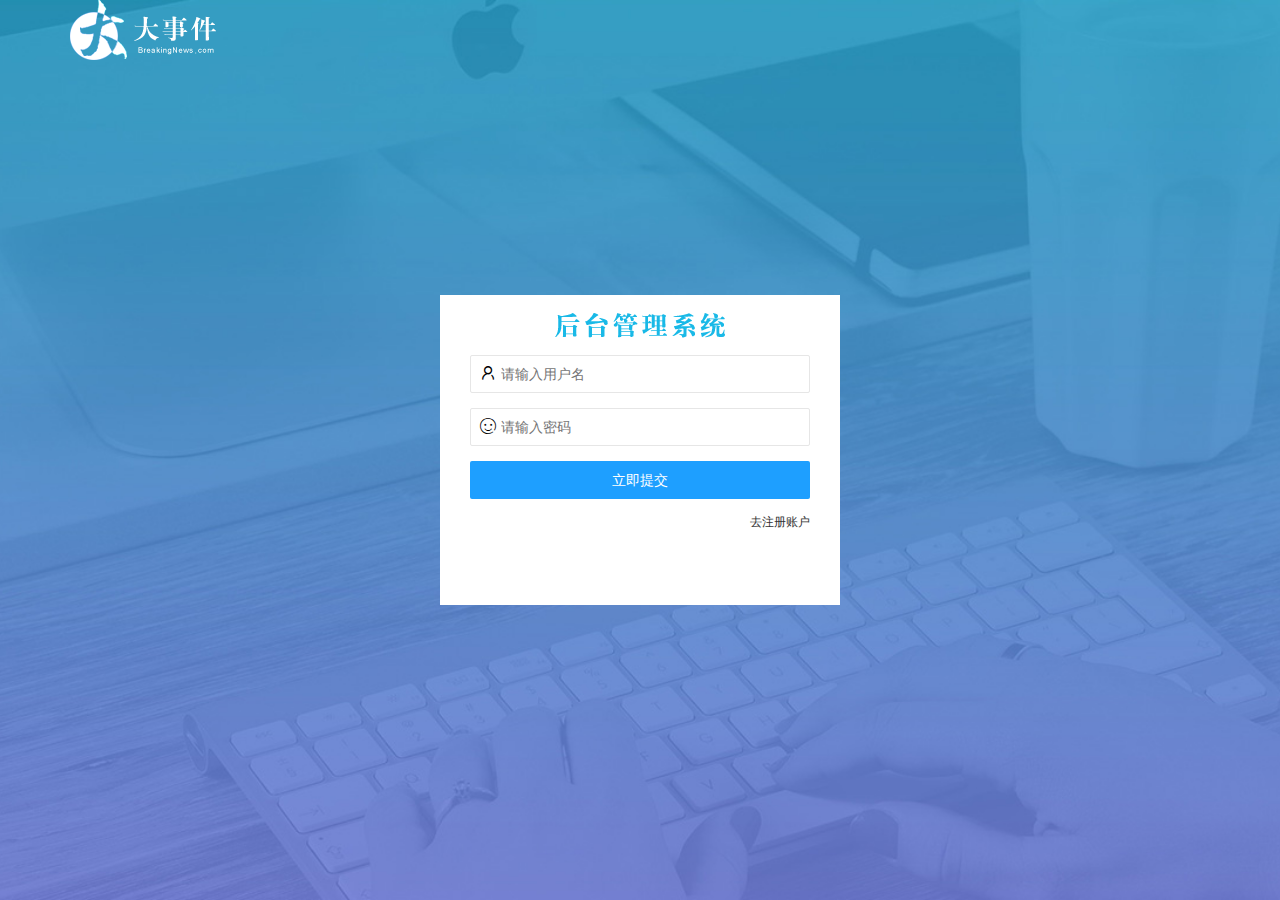
<file: login.html>
<!DOCTYPE html>
<html lang="en">
<head>
    <meta charset="UTF-8">
    <title>Title</title>
    <link rel="stylesheet" href="assets/css/login.css">
    <link rel="stylesheet" href="assets/lib/layui/css/layui.css">


</head>
<body>
    <div class="layui-main">
        <img src="assets/images/logo.png" alt=""/>
    </div>
    <div class="loginAndRegBox">
        <div class="login-title"></div>
        <div class="login-box">
            <form class="layui-form" action="" id="loginForm">
                <div class="layui-form-item">
                    <i class="layui-icon layui-icon-username"></i>
                    <input type="text" name="username" required  lay-verify="required" placeholder="请输入用户名" autocomplete="off" class="layui-input">
                </div>
                <div class="layui-form-item">
                    <i class="layui-icon layui-icon-face-smile"></i>
                    <input type="password" name="password" required  lay-verify="required|pwd" placeholder="请输入密码" autocomplete="off" class="layui-input">
                </div>
                <div class="layui-form-item">
                    <button class="layui-btn layui-btn-fluid layui-btn-normal" lay-submit lay-filter="formDemo">立即提交</button>
                </div>
                <div class="layui-form-item links">
                    <a href="javascript:;" id="reg-link">去注册账户</a>
                </div>
            </form>
        </div>
        <div class="reg-box">
            <form class="layui-form" action="" id="regForm">
                <div class="layui-form-item">
                    <i class="layui-icon layui-icon-username"></i>
                    <input type="text" name="username" required  lay-verify="required" placeholder="请输入用户名" autocomplete="off" class="layui-input">
                </div>
                <div class="layui-form-item">
                    <i class="layui-icon layui-icon-face-smile"></i>
                    <input type="password" name="password" required  lay-verify="required|pwd" placeholder="请输入密码" autocomplete="off" class="layui-input">
                </div>
                <div class="layui-form-item">
                    <i class="layui-icon layui-icon-face-smile"></i>
                    <input type="password" name="repassword" required  lay-verify="required|pwd" placeholder="再次输入密码" autocomplete="off" class="layui-input">
                </div>
                <div class="layui-form-item">
                    <button class="layui-btn layui-btn-fluid layui-btn-normal" lay-submit lay-filter="formDemo">立即提交</button>
                </div>
                <div class="layui-form-item links">
                    <a href="javascript:;" id="login-link">去登陆</a>
                </div>
            </form>
        </div>
    </div>
    <script src="assets/lib/layui/layui.all.js"></script>
    <script src="assets/lib/jquery.js"></script>
    <script src="assets/js/baseAPI.js"></script>
    <script src="assets/js/login.js"></script>
</body>
</html>
</file>
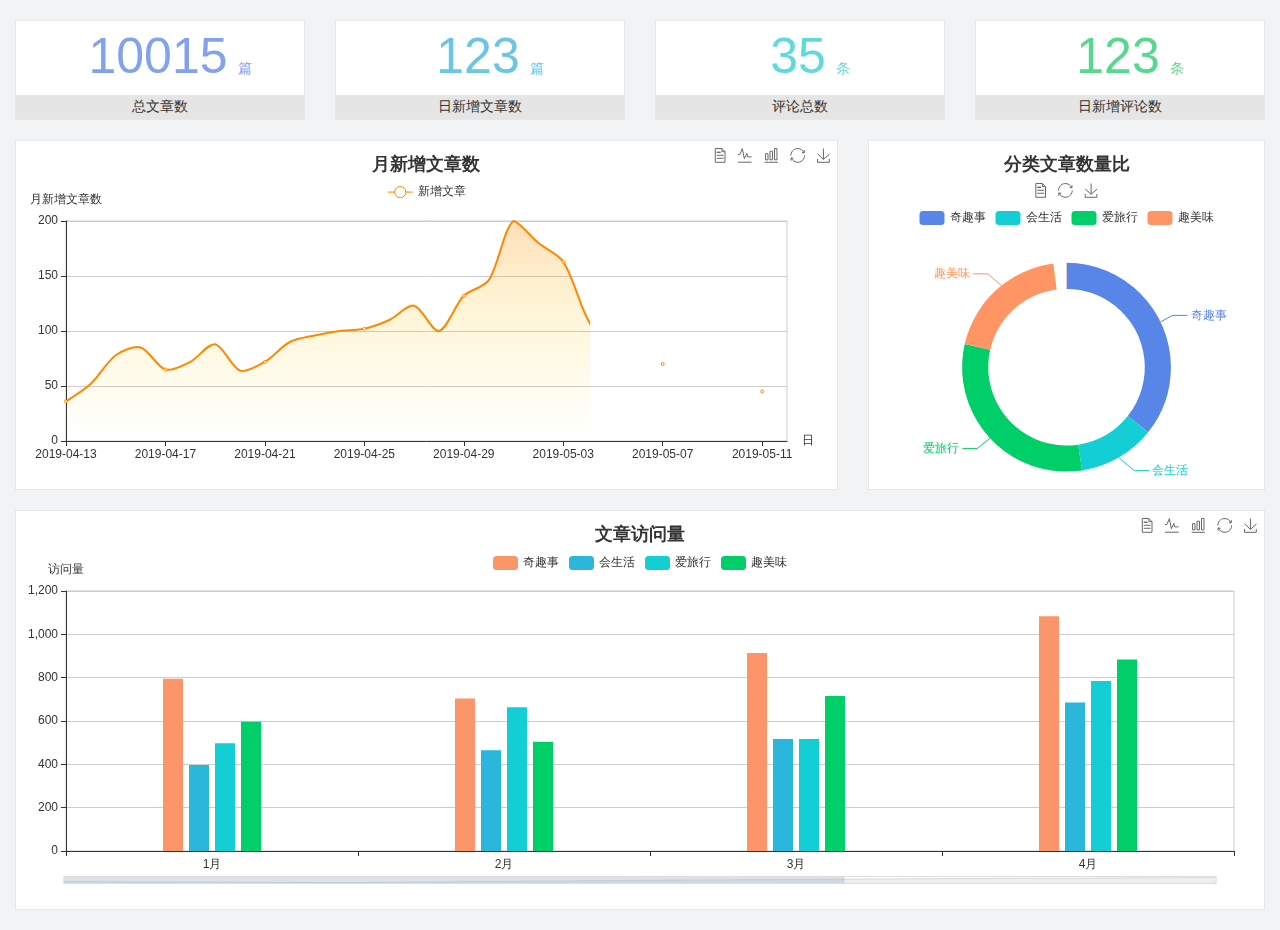
<file: home/dashboard.html>
<!DOCTYPE html>
<html lang="en">

<head>
  <meta charset="UTF-8">
  <meta name="viewport" content="width=device-width, initial-scale=1.0">
  <meta http-equiv="X-UA-Compatible" content="ie=edge">
  <title>图表统计</title>
  <link rel="stylesheet" href="../assets/lib/bootstrap.css" />
  <link rel="stylesheet" href="../assets/lib/main.css" />
  <script src="../assets/lib/jquery.js"></script>
  <script type="text/javascript" src="../assets/lib/echarts.min.js"></script>
</head>

<body>
  <div class="container-fluid">
    <div class="row spannel_list">
      <div class="col-sm-3 col-xs-6">
        <div class="spannel">
          <em>10015</em><span>篇</span>
          <b>总文章数</b>
        </div>
      </div>
      <div class="col-sm-3 col-xs-6">
        <div class="spannel scolor01">
          <em>123</em><span>篇</span>
          <b>日新增文章数</b>
        </div>
      </div>
      <div class="col-sm-3 col-xs-6">
        <div class="spannel scolor02">
          <em>35</em><span>条</span>
          <b>评论总数</b>
        </div>
      </div>
      <div class="col-sm-3 col-xs-6">
        <div class="spannel scolor03">
          <em>123</em><span>条</span>
          <b>日新增评论数</b>
        </div>
      </div>
    </div>
  </div>

  <div class="container-fluid">
    <div class="row curve-pie">
      <div class="col-lg-8 col-md-8">
        <div class="gragh_pannel" id="curve_show"></div>
      </div>
      <div class="col-lg-4 col-md-4">
        <div class="gragh_pannel" id="pie_show"></div>
      </div>
    </div>
  </div>

  <div class="container-fluid">
    <div class="column_pannel" id="column_show"></div>
  </div>

  <script>
    var oChart = echarts.init(document.getElementById('curve_show'));
    var aList_all = [
      { 'count': 36, 'date': '2019-04-13' },
      { 'count': 52, 'date': '2019-04-14' },
      { 'count': 78, 'date': '2019-04-15' },
      { 'count': 85, 'date': '2019-04-16' },
      { 'count': 65, 'date': '2019-04-17' },
      { 'count': 72, 'date': '2019-04-18' },
      { 'count': 88, 'date': '2019-04-19' },
      { 'count': 64, 'date': '2019-04-20' },
      { 'count': 72, 'date': '2019-04-21' },
      { 'count': 90, 'date': '2019-04-22' },
      { 'count': 96, 'date': '2019-04-23' },
      { 'count': 100, 'date': '2019-04-24' },
      { 'count': 102, 'date': '2019-04-25' },
      { 'count': 110, 'date': '2019-04-26' },
      { 'count': 123, 'date': '2019-04-27' },
      { 'count': 100, 'date': '2019-04-28' },
      { 'count': 132, 'date': '2019-04-29' },
      { 'count': 146, 'date': '2019-04-30' },
      { 'count': 200, 'date': '2019-05-01' },
      { 'count': 180, 'date': '2019-05-02' },
      { 'count': 163, 'date': '2019-05-03' },
      { 'count': 110, 'date': '2019-05-04' },
      { 'count': 80, 'date': '2019-05-05' },
      { 'count': 82, 'date': '2019-05-06' },
      { 'count': 70, 'date': '2019-05-07' },
      { 'count': 65, 'date': '2019-05-08' },
      { 'count': 54, 'date': '2019-05-09' },
      { 'count': 40, 'date': '2019-05-10' },
      { 'count': 45, 'date': '2019-05-11' },
      { 'count': 38, 'date': '2019-05-12' },
    ];

    let aCount = [];
    let aDate = [];

    for (var i = 0; i < aList_all.length; i++) {
      aCount.push(aList_all[i].count);
      aDate.push(aList_all[i].date);
    }

    var chartopt = {
      title: {
        text: '月新增文章数',
        left: 'center',
        top: '10'
      },
      tooltip: {
        trigger: 'axis'
      },
      legend: {
        data: ['新增文章'],
        top: '40'
      },
      toolbox: {
        show: true,
        feature: {
          mark: { show: true },
          dataView: { show: true, readOnly: false },
          magicType: { show: true, type: ['line', 'bar'] },
          restore: { show: true },
          saveAsImage: { show: true }
        }
      },
      calculable: true,
      xAxis: [
        {
          name: '日',
          type: 'category',
          boundaryGap: false,
          data: aDate
        }
      ],
      yAxis: [
        {
          name: '月新增文章数',
          type: 'value'
        }
      ],
      series: [
        {
          name: '新增文章',
          type: 'line',
          smooth: true,
          itemStyle: { normal: { areaStyle: { type: 'default' }, color: '#f80' }, lineStyle: { color: '#f80' } },
          data: aCount
        }],
      areaStyle: {
        normal: {
          color: new echarts.graphic.LinearGradient(0, 0, 0, 1, [{
            offset: 0,
            color: 'rgba(255,136,0,0.39)'
          }, {
            offset: .34,
            color: 'rgba(255,180,0,0.25)'
          }, {
            offset: 1,
            color: 'rgba(255,222,0,0.00)'
          }])

        }
      },
      grid: {
        show: true,
        x: 50,
        x2: 50,
        y: 80,
        height: 220
      }
    };

    oChart.setOption(chartopt);


    var oPie = echarts.init(document.getElementById('pie_show'));
    var oPieopt =
    {
      title: {
        top: 10,
        text: '分类文章数量比',
        x: 'center'
      },
      tooltip: {
        trigger: 'item',
        formatter: "{a} <br/>{b} : {c} ({d}%)"
      },
      color: ['#5885e8', '#13cfd5', '#00ce68', '#ff9565'],
      legend: {
        x: 'center',
        top: 65,
        data: ['奇趣事', '会生活', '爱旅行', '趣美味']
      },
      toolbox: {
        show: true,
        x: 'center',
        top: 35,
        feature: {
          mark: { show: true },
          dataView: { show: true, readOnly: false },
          magicType: {
            show: true,
            type: ['pie', 'funnel'],
            option: {
              funnel: {
                x: '25%',
                width: '50%',
                funnelAlign: 'left',
                max: 1548
              }
            }
          },
          restore: { show: true },
          saveAsImage: { show: true }
        }
      },
      calculable: true,
      series: [
        {
          name: '访问来源',
          type: 'pie',
          radius: ['45%', '60%'],
          center: ['50%', '65%'],
          data: [
            { value: 300, name: '奇趣事' },
            { value: 100, name: '会生活' },
            { value: 260, name: '爱旅行' },
            { value: 180, name: '趣美味' }
          ]
        }
      ]
    };
    oPie.setOption(oPieopt);



    var oColumn = this.echarts.init(document.getElementById('column_show'));
    var oColumnopt =
    {
      title: {
        text: '文章访问量',
        left: 'center',
        top: '10'
      },
      tooltip: {
        trigger: 'axis'
      },
      legend: {
        data: ['奇趣事', '会生活', '爱旅行', '趣美味'],
        top: '40'
      },
      toolbox: {
        show: true,
        feature: {
          mark: { show: true },
          dataView: { show: true, readOnly: false },
          magicType: { show: true, type: ['line', 'bar'] },
          restore: { show: true },
          saveAsImage: { show: true }
        }
      },
      calculable: true,
      xAxis: [
        {
          type: 'category',
          data: ['1月', '2月', '3月', '4月', '5月']
        }
      ],
      yAxis: [
        {
          name: '访问量',
          type: 'value'
        }
      ],
      series: [
        {
          name: '奇趣事',
          type: 'bar',
          barWidth: 20,
          itemStyle: {
            normal: { areaStyle: { type: 'default' }, color: '#fd956a' }
          },
          data: [800, 708, 920, 1090, 1200]
        },
        {
          name: '会生活',
          type: 'bar',
          barWidth: 20,
          itemStyle: {
            normal: { areaStyle: { type: 'default' }, color: '#2bb6db' }
          },
          data: [400, 468, 520, 690, 800]
        },
        {
          name: '爱旅行',
          type: 'bar',
          barWidth: 20,
          itemStyle: {
            normal: { areaStyle: { type: 'default' }, color: '#13cfd5' }
          },
          data: [500, 668, 520, 790, 900]
        },
        {
          name: '趣美味',
          type: 'bar',
          barWidth: 20,
          itemStyle: {
            normal: { areaStyle: { type: 'default' }, color: '#00ce68' }
          },
          data: [600, 508, 720, 890, 1000]
        }
      ],
      grid: {
        show: true,
        x: 50,
        x2: 30,
        y: 80,
        height: 260
      },
      dataZoom: [//给x轴设置滚动条
        {
          start: 0,//默认为0
          end: 100 - 1000 / 31,//默认为100
          type: 'slider',
          show: true,
          xAxisIndex: [0],
          handleSize: 0,//滑动条的 左右2个滑动条的大小
          height: 8,//组件高度
          left: 45, //左边的距离
          right: 50,//右边的距离
          bottom: 26,//右边的距离
          handleColor: '#ddd',//h滑动图标的颜色
          handleStyle: {
            borderColor: "#cacaca",
            borderWidth: "1",
            shadowBlur: 2,
            background: "#ddd",
            shadowColor: "#ddd",
          }
        }]
    };
    oColumn.setOption(oColumnopt);
  </script>
</body>

</html>
</file>
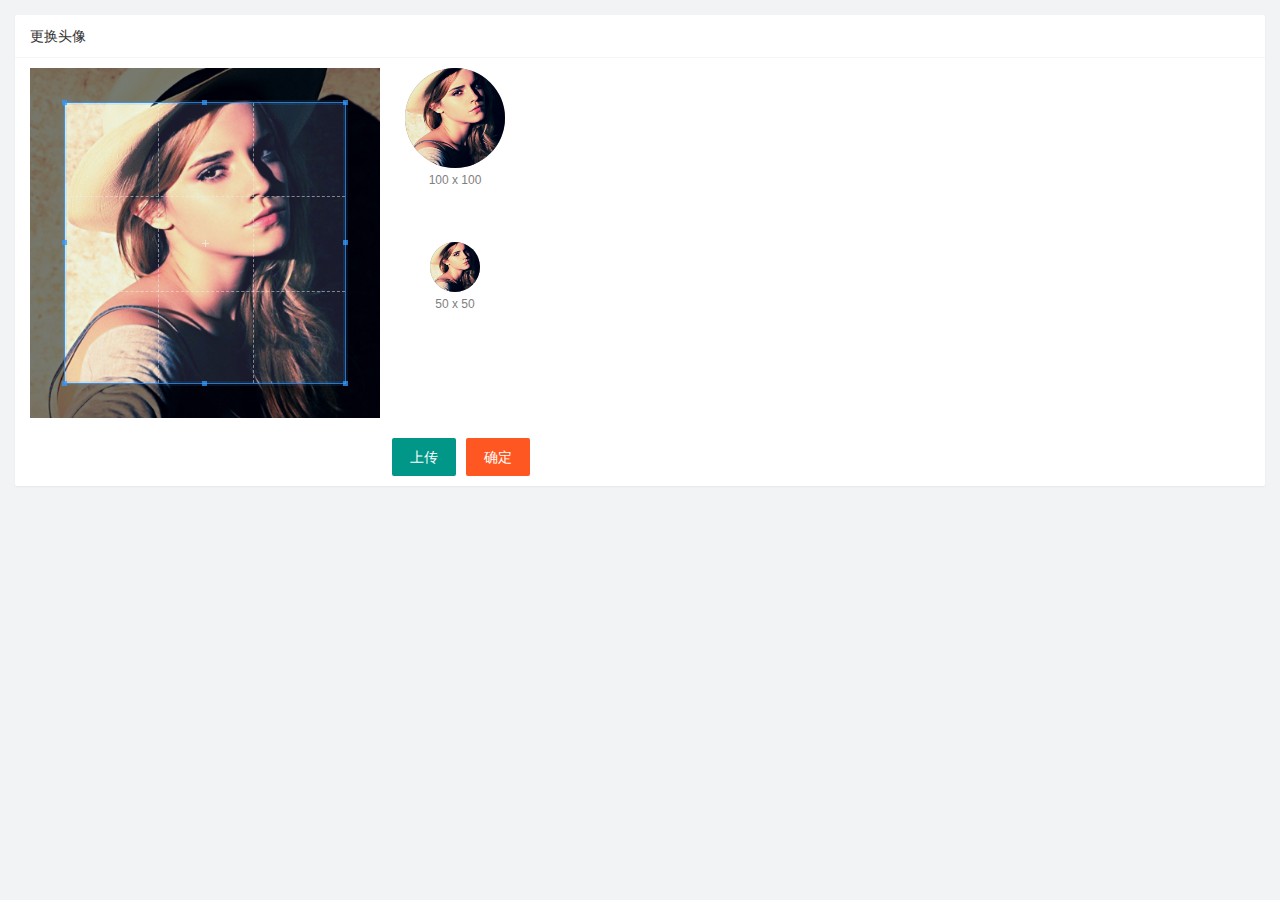
<file: user/user_avatar.html>
<!DOCTYPE html>
<html lang="en">
<head>
    <meta charset="UTF-8">
    <title>Title</title>
    <link rel="stylesheet" href="../assets/lib/layui/css/layui.css">
    <link rel="stylesheet" href="../assets/css/user/user_avatar.css">
    <link rel="stylesheet" href="../assets/lib/cropper/cropper.css">


</head>
<body>
    <div class="layui-card">
        <div class="layui-card-header">更换头像</div>
        <div class="layui-card-body">
            <!-- 第一行的图片裁剪和预览区域 -->
            <div class="row1">
                <!-- 图片裁剪区域 -->
                <div class="cropper-box">
                    <!-- 这个 img 标签很重要，将来会把它初始化为裁剪区域 -->
                    <img id="image" src="../assets/images/sample.jpg" />
                </div>
                <!-- 图片的预览区域 -->
                <div class="preview-box">
                    <div>
                        <!-- 宽高为 100px 的预览区域 -->
                        <div class="img-preview w100"></div>
                        <p class="size">100 x 100</p>
                    </div>
                    <div>
                        <!-- 宽高为 50px 的预览区域 -->
                        <div class="img-preview w50"></div>
                        <p class="size">50 x 50</p>
                    </div>
                </div>
            </div>
            <!-- 第二行的按钮区域 -->
            <div class="row2">
                <input type="file" id="file" accept="image/png,image/jpg,image/jpeg">
                <button type="button" class="layui-btn" id="btnUploadFile">上传</button>
                <button type="button" class="layui-btn layui-btn-danger" id="btnUpload">确定</button>
            </div>
        </div>
    </div>
    <script src="../assets/lib/layui/layui.all.js"></script>
    <script src="../assets/lib/jquery.js"></script>
    <script src="../assets/lib/cropper/Cropper.js"></script>
    <script src="../assets/lib/cropper/jquery-cropper.js"></script>
    <script src="../assets/js/baseAPI.js"></script>
    <script src="../assets/js/user/user_avatar.js"></script>
</body>
</html>
</file>
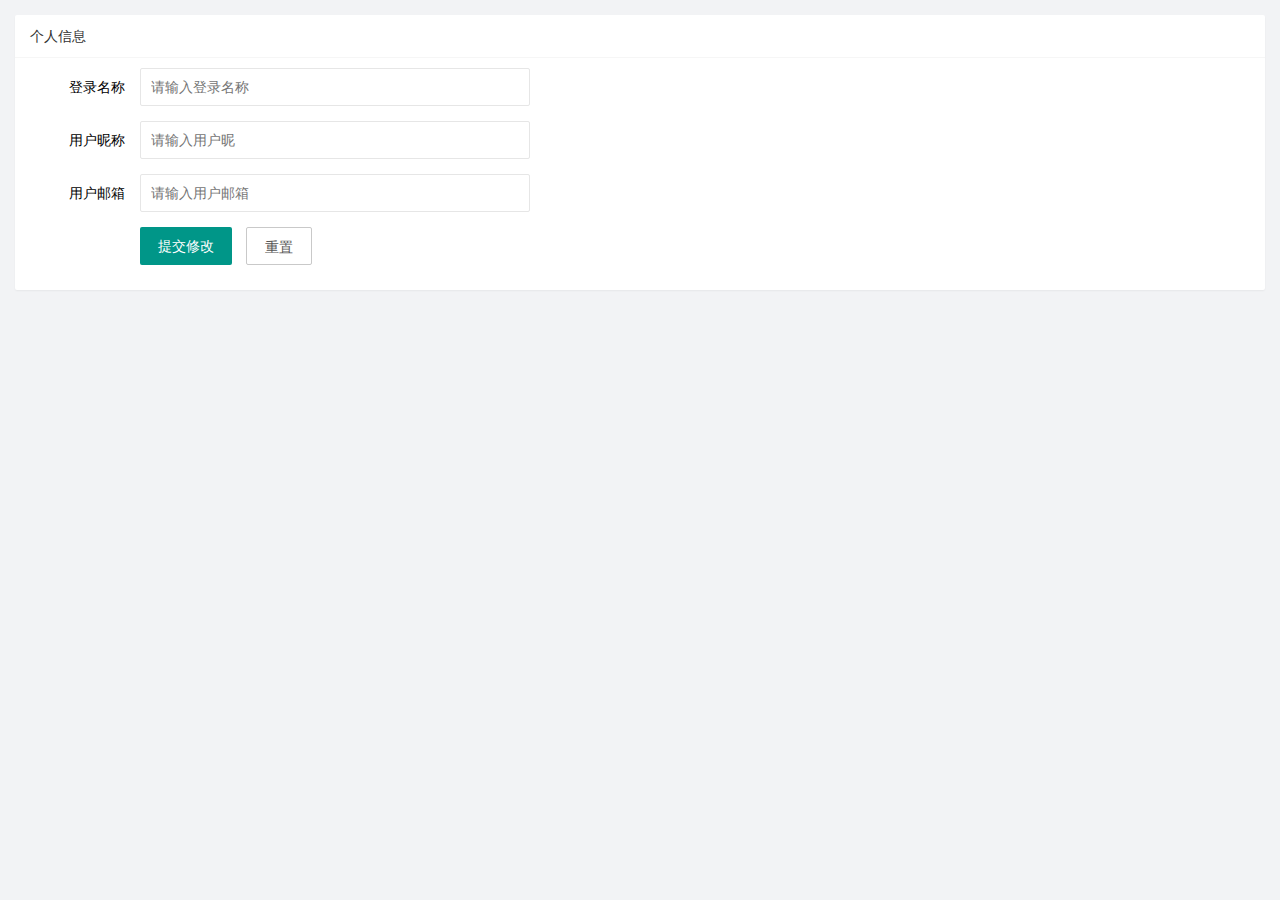
<file: user/user_info.html>
<!DOCTYPE html>
<html lang="en">
<head>
    <meta charset="UTF-8">
    <title>Title</title>
    <link rel="stylesheet" href="../assets/lib/layui/css/layui.css">
    <link rel="stylesheet" href="../assets/css/user/user_info.css">

</head>
<body>
<div class="layui-card">
    <div class="layui-card-header">个人信息</div>
    <div class="layui-card-body">
        <form class="layui-form" action="" lay-filter="userInfo">
            <input type="hidden" name="id">
            <div class="layui-form-item">
                <label class="layui-form-label">登录名称</label>
                <div class="layui-input-block">
                    <input type="text" name="username" required  lay-verify="required" placeholder="请输入登录名称" autocomplete="off" class="layui-input" readonly>
                </div>
            </div>
            <div class="layui-form-item">
                <label class="layui-form-label">用户昵称</label>
                <div class="layui-input-block">
                    <input type="text" name="nickname" required  lay-verify="required|nickname" placeholder="请输入用户昵" autocomplete="off" class="layui-input">
                </div>
            </div>
            <div class="layui-form-item">
                <label class="layui-form-label">用户邮箱</label>
                <div class="layui-input-block">
                    <input type="text" name="email" required  lay-verify="required|email" placeholder="请输入用户邮箱" autocomplete="off" class="layui-input">
                </div>
            </div>
            <div class="layui-form-item">
                <div class="layui-input-block">
                    <button class="layui-btn" lay-submit lay-filter="formDemo">提交修改</button>
                    <button type="reset" class="layui-btn layui-btn-primary" id="btnReset">重置</button>
                </div>
            </div>
        </form>
    </div>
</div>
<script src="../assets/lib/layui/layui.all.js"></script>
<script src="../assets/lib/jquery.js"></script>
<script src="../assets/js/baseAPI.js"></script>
<script src="../assets/js/user/user_info.js"></script>

</body>
</html>
</file>
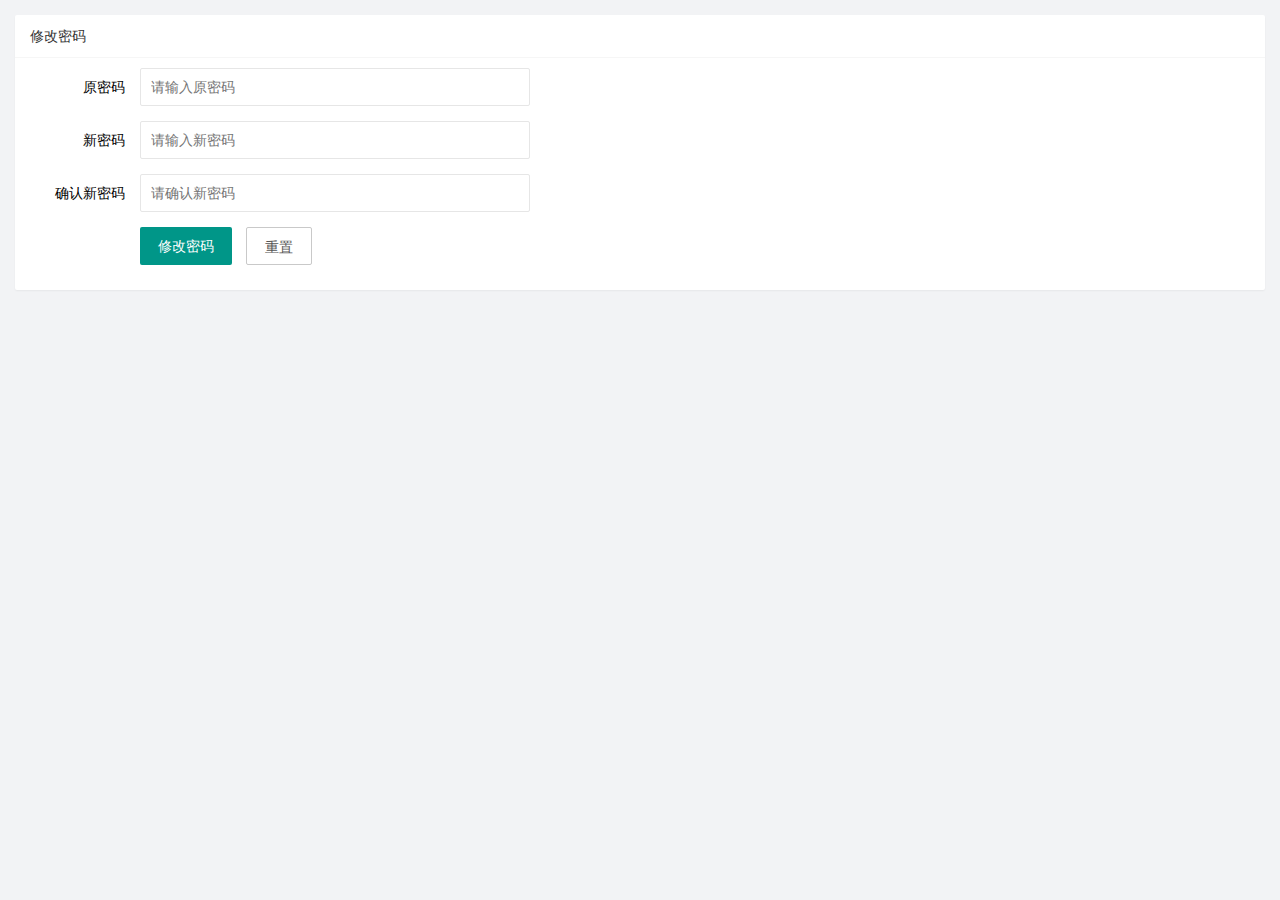
<file: user/user_pwd.html>
<!DOCTYPE html>
<html lang="en">
<head>
    <meta charset="UTF-8">
    <title>Title</title>
    <link rel="stylesheet" href="../assets/lib/layui/css/layui.css">
    <link rel="stylesheet" href="../assets/css/user/user_pwd.css">
</head>
<body>
<div class="layui-card">
    <div class="layui-card-header">修改密码</div>
    <div class="layui-card-body">
        <form class="layui-form" action="" lay-filter="">
            <div class="layui-form-item">
                <label class="layui-form-label">原密码</label>
                <div class="layui-input-block">
                    <input type="password" name="oldPwd" required  lay-verify="required|pwd" placeholder="请输入原密码" autocomplete="off" class="layui-input">
                </div>
            </div>
            <div class="layui-form-item">
                <label class="layui-form-label">新密码</label>
                <div class="layui-input-block">
                    <input type="password" name="newPwd" required  lay-verify="required|pwd|samePwd" placeholder="请输入新密码" autocomplete="off" class="layui-input">
                </div>
            </div>
            <div class="layui-form-item">
                <label class="layui-form-label">确认新密码</label>
                <div class="layui-input-block">
                    <input type="password" name="email" required  lay-verify="required|pwd|rePwd" placeholder="请确认新密码" autocomplete="off" class="layui-input">
                </div>
            </div>
            <div class="layui-form-item">
                <div class="layui-input-block">
                    <button class="layui-btn" lay-submit lay-filter="formDemo">修改密码</button>
                    <button type="reset" class="layui-btn layui-btn-primary" id="btnReset">重置</button>
                </div>
            </div>
        </form>
    </div>
</div>
<script src="../assets/lib/layui/layui.all.js"></script>
<script src="../assets/lib/jquery.js"></script>
<script src="../assets/js/baseAPI.js"></script>
<script src="../assets/js/user/user_pwd.js"></script>
</body>
</html>
</file>
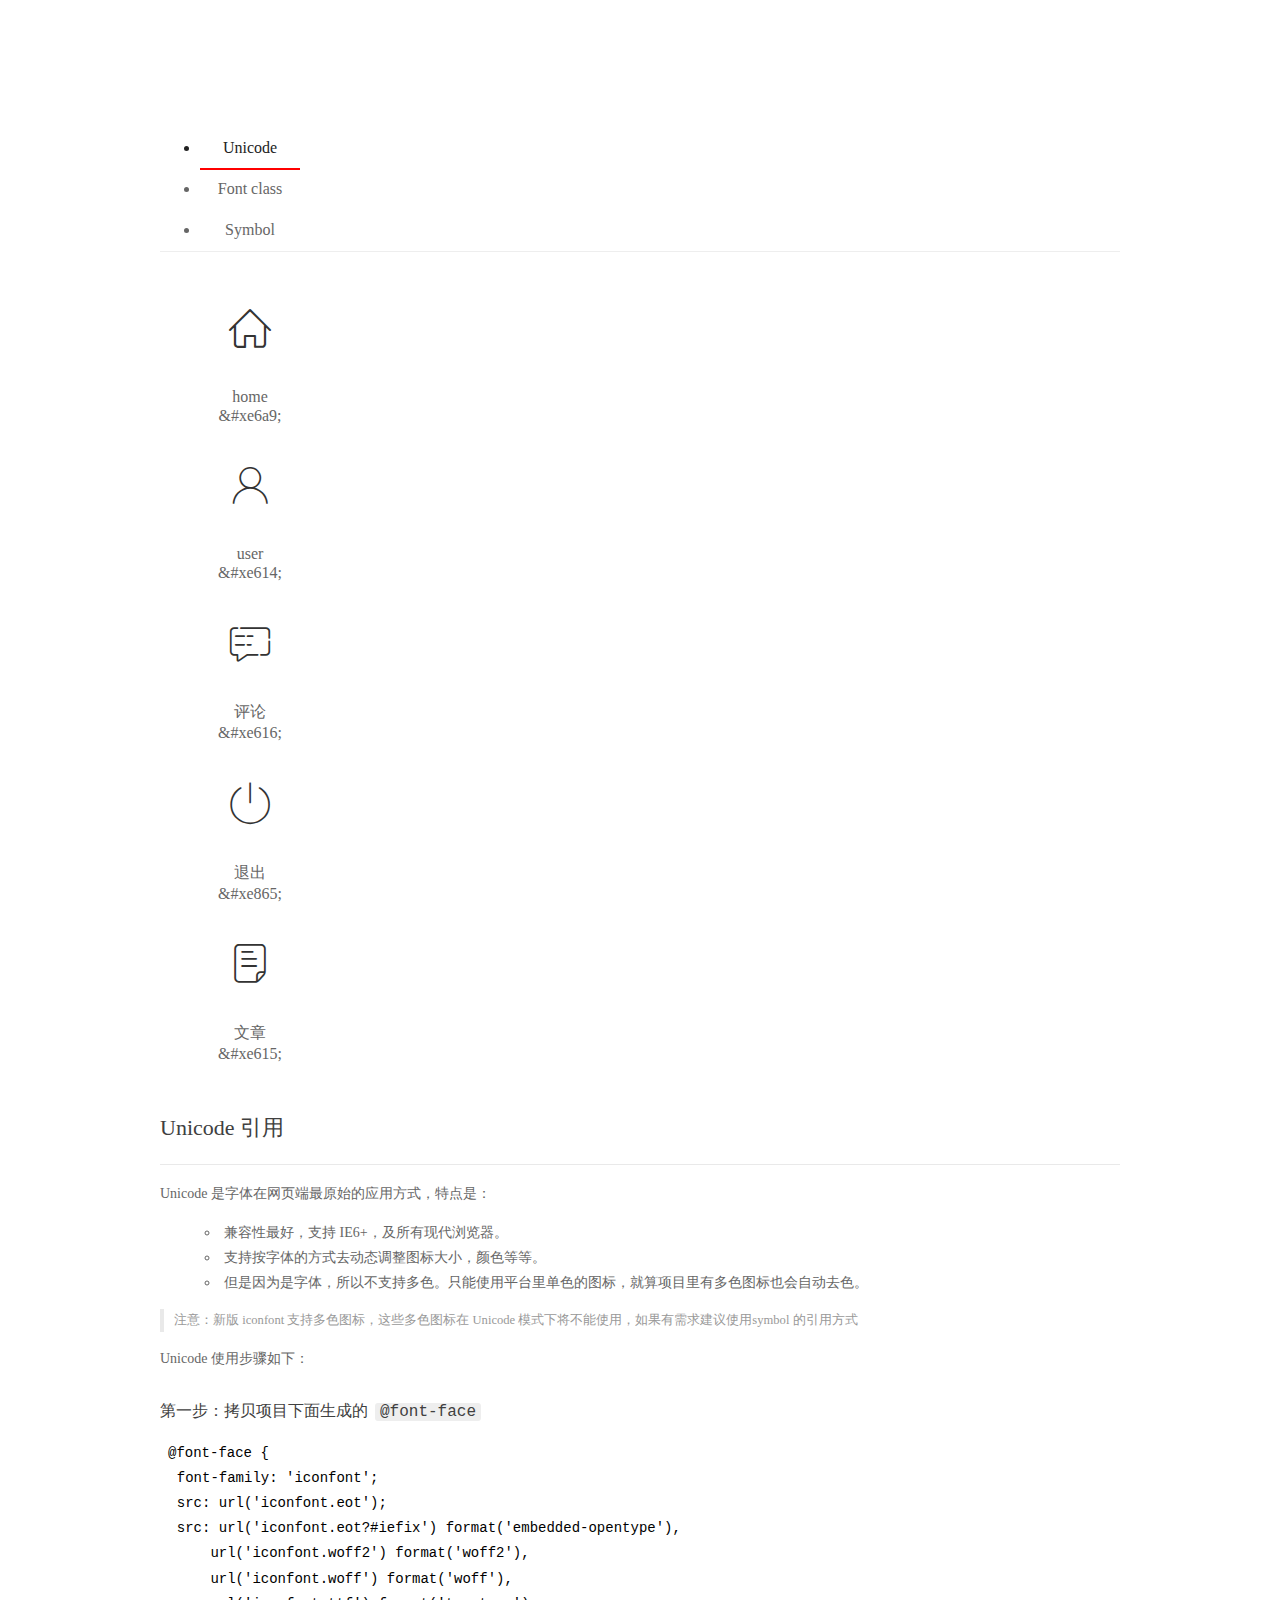
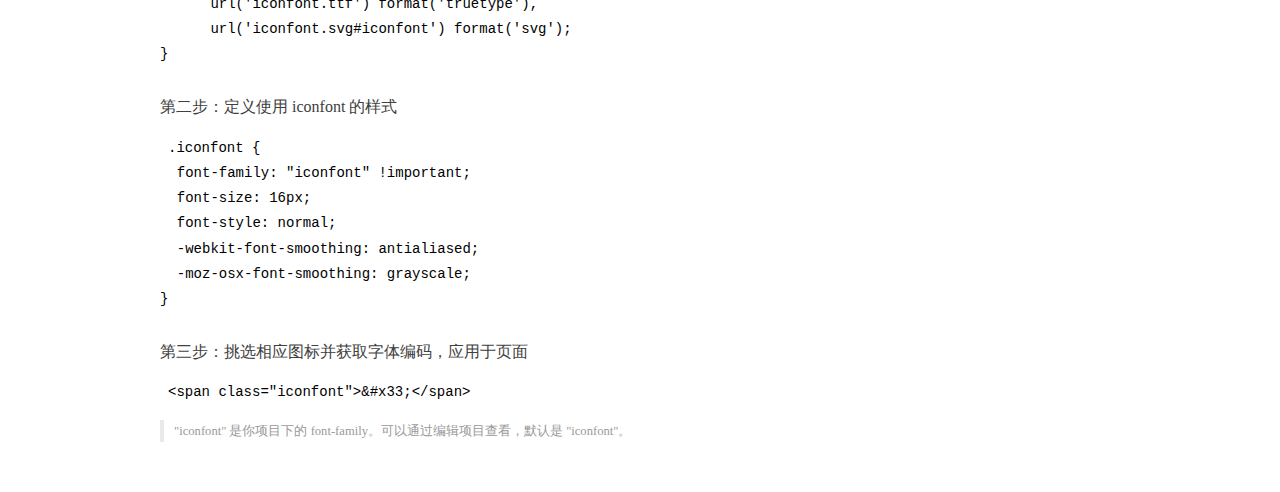
<file: assets/fonts/demo_index.html>
<!DOCTYPE html>
<html>
<head>
  <meta charset="utf-8"/>
  <title>IconFont Demo</title>
  <link rel="shortcut icon" href="https://gtms04.alicdn.com/tps/i4/TB1_oz6GVXXXXaFXpXXJDFnIXXX-64-64.ico" type="image/x-icon"/>
  <link rel="stylesheet" href="https://g.alicdn.com/thx/cube/1.3.2/cube.min.css">
  <link rel="stylesheet" href="demo.css">
  <link rel="stylesheet" href="iconfont.css">
  <script src="iconfont.js"></script>
  <!-- jQuery -->
  <script src="https://a1.alicdn.com/oss/uploads/2018/12/26/7bfddb60-08e8-11e9-9b04-53e73bb6408b.js"></script>
  <!-- 代码高亮 -->
  <script src="https://a1.alicdn.com/oss/uploads/2018/12/26/a3f714d0-08e6-11e9-8a15-ebf944d7534c.js"></script>
</head>
<body>
  <div class="main">
    <h1 class="logo"><a href="https://www.iconfont.cn/" title="iconfont 首页" target="_blank">&#xe86b;</a></h1>
    <div class="nav-tabs">
      <ul id="tabs" class="dib-box">
        <li class="dib active"><span>Unicode</span></li>
        <li class="dib"><span>Font class</span></li>
        <li class="dib"><span>Symbol</span></li>
      </ul>
      
    </div>
    <div class="tab-container">
      <div class="content unicode" style="display: block;">
          <ul class="icon_lists dib-box">
          
            <li class="dib">
              <span class="icon iconfont">&#xe6a9;</span>
                <div class="name">home</div>
                <div class="code-name">&amp;#xe6a9;</div>
              </li>
          
            <li class="dib">
              <span class="icon iconfont">&#xe614;</span>
                <div class="name">user</div>
                <div class="code-name">&amp;#xe614;</div>
              </li>
          
            <li class="dib">
              <span class="icon iconfont">&#xe616;</span>
                <div class="name">评论</div>
                <div class="code-name">&amp;#xe616;</div>
              </li>
          
            <li class="dib">
              <span class="icon iconfont">&#xe865;</span>
                <div class="name">退出</div>
                <div class="code-name">&amp;#xe865;</div>
              </li>
          
            <li class="dib">
              <span class="icon iconfont">&#xe615;</span>
                <div class="name">文章</div>
                <div class="code-name">&amp;#xe615;</div>
              </li>
          
          </ul>
          <div class="article markdown">
          <h2 id="unicode-">Unicode 引用</h2>
          <hr>

          <p>Unicode 是字体在网页端最原始的应用方式，特点是：</p>
          <ul>
            <li>兼容性最好，支持 IE6+，及所有现代浏览器。</li>
            <li>支持按字体的方式去动态调整图标大小，颜色等等。</li>
            <li>但是因为是字体，所以不支持多色。只能使用平台里单色的图标，就算项目里有多色图标也会自动去色。</li>
          </ul>
          <blockquote>
            <p>注意：新版 iconfont 支持多色图标，这些多色图标在 Unicode 模式下将不能使用，如果有需求建议使用symbol 的引用方式</p>
          </blockquote>
          <p>Unicode 使用步骤如下：</p>
          <h3 id="-font-face">第一步：拷贝项目下面生成的 <code>@font-face</code></h3>
<pre><code class="language-css"
>@font-face {
  font-family: 'iconfont';
  src: url('iconfont.eot');
  src: url('iconfont.eot?#iefix') format('embedded-opentype'),
      url('iconfont.woff2') format('woff2'),
      url('iconfont.woff') format('woff'),
      url('iconfont.ttf') format('truetype'),
      url('iconfont.svg#iconfont') format('svg');
}
</code></pre>
          <h3 id="-iconfont-">第二步：定义使用 iconfont 的样式</h3>
<pre><code class="language-css"
>.iconfont {
  font-family: "iconfont" !important;
  font-size: 16px;
  font-style: normal;
  -webkit-font-smoothing: antialiased;
  -moz-osx-font-smoothing: grayscale;
}
</code></pre>
          <h3 id="-">第三步：挑选相应图标并获取字体编码，应用于页面</h3>
<pre>
<code class="language-html"
>&lt;span class="iconfont"&gt;&amp;#x33;&lt;/span&gt;
</code></pre>
          <blockquote>
            <p>"iconfont" 是你项目下的 font-family。可以通过编辑项目查看，默认是 "iconfont"。</p>
          </blockquote>
          </div>
      </div>
      <div class="content font-class">
        <ul class="icon_lists dib-box">
          
          <li class="dib">
            <span class="icon iconfont icon-home"></span>
            <div class="name">
              home
            </div>
            <div class="code-name">.icon-home
            </div>
          </li>
          
          <li class="dib">
            <span class="icon iconfont icon-user"></span>
            <div class="name">
              user
            </div>
            <div class="code-name">.icon-user
            </div>
          </li>
          
          <li class="dib">
            <span class="icon iconfont icon-pinglun"></span>
            <div class="name">
              评论
            </div>
            <div class="code-name">.icon-pinglun
            </div>
          </li>
          
          <li class="dib">
            <span class="icon iconfont icon-tuichu"></span>
            <div class="name">
              退出
            </div>
            <div class="code-name">.icon-tuichu
            </div>
          </li>
          
          <li class="dib">
            <span class="icon iconfont icon-16"></span>
            <div class="name">
              文章
            </div>
            <div class="code-name">.icon-16
            </div>
          </li>
          
        </ul>
        <div class="article markdown">
        <h2 id="font-class-">font-class 引用</h2>
        <hr>

        <p>font-class 是 Unicode 使用方式的一种变种，主要是解决 Unicode 书写不直观，语意不明确的问题。</p>
        <p>与 Unicode 使用方式相比，具有如下特点：</p>
        <ul>
          <li>兼容性良好，支持 IE8+，及所有现代浏览器。</li>
          <li>相比于 Unicode 语意明确，书写更直观。可以很容易分辨这个 icon 是什么。</li>
          <li>因为使用 class 来定义图标，所以当要替换图标时，只需要修改 class 里面的 Unicode 引用。</li>
          <li>不过因为本质上还是使用的字体，所以多色图标还是不支持的。</li>
        </ul>
        <p>使用步骤如下：</p>
        <h3 id="-fontclass-">第一步：引入项目下面生成的 fontclass 代码：</h3>
<pre><code class="language-html">&lt;link rel="stylesheet" href="./iconfont.css"&gt;
</code></pre>
        <h3 id="-">第二步：挑选相应图标并获取类名，应用于页面：</h3>
<pre><code class="language-html">&lt;span class="iconfont icon-xxx"&gt;&lt;/span&gt;
</code></pre>
        <blockquote>
          <p>"
            iconfont" 是你项目下的 font-family。可以通过编辑项目查看，默认是 "iconfont"。</p>
        </blockquote>
      </div>
      </div>
      <div class="content symbol">
          <ul class="icon_lists dib-box">
          
            <li class="dib">
                <svg class="icon svg-icon" aria-hidden="true">
                  <use xlink:href="#icon-home"></use>
                </svg>
                <div class="name">home</div>
                <div class="code-name">#icon-home</div>
            </li>
          
            <li class="dib">
                <svg class="icon svg-icon" aria-hidden="true">
                  <use xlink:href="#icon-user"></use>
                </svg>
                <div class="name">user</div>
                <div class="code-name">#icon-user</div>
            </li>
          
            <li class="dib">
                <svg class="icon svg-icon" aria-hidden="true">
                  <use xlink:href="#icon-pinglun"></use>
                </svg>
                <div class="name">评论</div>
                <div class="code-name">#icon-pinglun</div>
            </li>
          
            <li class="dib">
                <svg class="icon svg-icon" aria-hidden="true">
                  <use xlink:href="#icon-tuichu"></use>
                </svg>
                <div class="name">退出</div>
                <div class="code-name">#icon-tuichu</div>
            </li>
          
            <li class="dib">
                <svg class="icon svg-icon" aria-hidden="true">
                  <use xlink:href="#icon-16"></use>
                </svg>
                <div class="name">文章</div>
                <div class="code-name">#icon-16</div>
            </li>
          
          </ul>
          <div class="article markdown">
          <h2 id="symbol-">Symbol 引用</h2>
          <hr>

          <p>这是一种全新的使用方式，应该说这才是未来的主流，也是平台目前推荐的用法。相关介绍可以参考这篇<a href="">文章</a>
            这种用法其实是做了一个 SVG 的集合，与另外两种相比具有如下特点：</p>
          <ul>
            <li>支持多色图标了，不再受单色限制。</li>
            <li>通过一些技巧，支持像字体那样，通过 <code>font-size</code>, <code>color</code> 来调整样式。</li>
            <li>兼容性较差，支持 IE9+，及现代浏览器。</li>
            <li>浏览器渲染 SVG 的性能一般，还不如 png。</li>
          </ul>
          <p>使用步骤如下：</p>
          <h3 id="-symbol-">第一步：引入项目下面生成的 symbol 代码：</h3>
<pre><code class="language-html">&lt;script src="./iconfont.js"&gt;&lt;/script&gt;
</code></pre>
          <h3 id="-css-">第二步：加入通用 CSS 代码（引入一次就行）：</h3>
<pre><code class="language-html">&lt;style&gt;
.icon {
  width: 1em;
  height: 1em;
  vertical-align: -0.15em;
  fill: currentColor;
  overflow: hidden;
}
&lt;/style&gt;
</code></pre>
          <h3 id="-">第三步：挑选相应图标并获取类名，应用于页面：</h3>
<pre><code class="language-html">&lt;svg class="icon" aria-hidden="true"&gt;
  &lt;use xlink:href="#icon-xxx"&gt;&lt;/use&gt;
&lt;/svg&gt;
</code></pre>
          </div>
      </div>

    </div>
  </div>
  <script>
  $(document).ready(function () {
      $('.tab-container .content:first').show()

      $('#tabs li').click(function (e) {
        var tabContent = $('.tab-container .content')
        var index = $(this).index()

        if ($(this).hasClass('active')) {
          return
        } else {
          $('#tabs li').removeClass('active')
          $(this).addClass('active')

          tabContent.hide().eq(index).fadeIn()
        }
      })
    })
  </script>
</body>
</html>
</file>
<file: assets/css/login.css>
body,
html
{
    margin: 0px;
    padding: 0px;
    width: 100%;
    height: 100%;
    background: url("../images/login_bg.jpg") no-repeat center;
    background-size: cover;
}
.loginAndRegBox{
    width: 400px;
    height: 310px;
    background-color: #ffffff;
    position: absolute;
    top: 50%;
    left: 50%;
    transform: translate(-50%,-50%);
}
.login-title{
    height: 60px;
    background: url("../images/login_title.png") no-repeat;
    background-position: center;
}
.reg-box{
    display: none;
}
.layui-form{
    padding: 0 30px;
}
.links{
    display: flex;
    justify-content: flex-end;
}
.links a{
    font-size: 12px;
}
.layui-form-item{
    position: relative;
}
.layui-form-item .layui-icon{
    position: absolute;
    top: 10px;
    left: 10px;
}
.layui-form-item .layui-input{
    padding-left: 30px;
}
</file>
<file: assets/lib/layui/css/layui.css>
/** layui-v2.5.5 MIT License By https://www.layui.com */
 .layui-inline,img{display:inline-block;vertical-align:middle}h1,h2,h3,h4,h5,h6{font-weight:400}.layui-edge,.layui-header,.layui-inline,.layui-main{position:relative}.layui-body,.layui-edge,.layui-elip{overflow:hidden}.layui-btn,.layui-edge,.layui-inline,img{vertical-align:middle}.layui-btn,.layui-disabled,.layui-icon,.layui-unselect{-moz-user-select:none;-webkit-user-select:none;-ms-user-select:none}.layui-elip,.layui-form-checkbox span,.layui-form-pane .layui-form-label{text-overflow:ellipsis;white-space:nowrap}.layui-breadcrumb,.layui-tree-btnGroup{visibility:hidden}blockquote,body,button,dd,div,dl,dt,form,h1,h2,h3,h4,h5,h6,input,li,ol,p,pre,td,textarea,th,ul{margin:0;padding:0;-webkit-tap-highlight-color:rgba(0,0,0,0)}a:active,a:hover{outline:0}img{border:none}li{list-style:none}table{border-collapse:collapse;border-spacing:0}h4,h5,h6{font-size:100%}button,input,optgroup,option,select,textarea{font-family:inherit;font-size:inherit;font-style:inherit;font-weight:inherit;outline:0}pre{white-space:pre-wrap;white-space:-moz-pre-wrap;white-space:-pre-wrap;white-space:-o-pre-wrap;word-wrap:break-word}body{line-height:24px;font:14px Helvetica Neue,Helvetica,PingFang SC,Tahoma,Arial,sans-serif}hr{height:1px;margin:10px 0;border:0;clear:both}a{color:#333;text-decoration:none}a:hover{color:#777}a cite{font-style:normal;*cursor:pointer}.layui-border-box,.layui-border-box *{box-sizing:border-box}.layui-box,.layui-box *{box-sizing:content-box}.layui-clear{clear:both;*zoom:1}.layui-clear:after{content:'\20';clear:both;*zoom:1;display:block;height:0}.layui-inline{*display:inline;*zoom:1}.layui-edge{display:inline-block;width:0;height:0;border-width:6px;border-style:dashed;border-color:transparent}.layui-edge-top{top:-4px;border-bottom-color:#999;border-bottom-style:solid}.layui-edge-right{border-left-color:#999;border-left-style:solid}.layui-edge-bottom{top:2px;border-top-color:#999;border-top-style:solid}.layui-edge-left{border-right-color:#999;border-right-style:solid}.layui-disabled,.layui-disabled:hover{color:#d2d2d2!important;cursor:not-allowed!important}.layui-circle{border-radius:100%}.layui-show{display:block!important}.layui-hide{display:none!important}@font-face{font-family:layui-icon;src:url(../font/iconfont.eot?v=250);src:url(../font/iconfont.eot?v=250#iefix) format('embedded-opentype'),url(../font/iconfont.woff2?v=250) format('woff2'),url(../font/iconfont.woff?v=250) format('woff'),url(../font/iconfont.ttf?v=250) format('truetype'),url(../font/iconfont.svg?v=250#layui-icon) format('svg')}.layui-icon{font-family:layui-icon!important;font-size:16px;font-style:normal;-webkit-font-smoothing:antialiased;-moz-osx-font-smoothing:grayscale}.layui-icon-reply-fill:before{content:"\e611"}.layui-icon-set-fill:before{content:"\e614"}.layui-icon-menu-fill:before{content:"\e60f"}.layui-icon-search:before{content:"\e615"}.layui-icon-share:before{content:"\e641"}.layui-icon-set-sm:before{content:"\e620"}.layui-icon-engine:before{content:"\e628"}.layui-icon-close:before{content:"\1006"}.layui-icon-close-fill:before{content:"\1007"}.layui-icon-chart-screen:before{content:"\e629"}.layui-icon-star:before{content:"\e600"}.layui-icon-circle-dot:before{content:"\e617"}.layui-icon-chat:before{content:"\e606"}.layui-icon-release:before{content:"\e609"}.layui-icon-list:before{content:"\e60a"}.layui-icon-chart:before{content:"\e62c"}.layui-icon-ok-circle:before{content:"\1005"}.layui-icon-layim-theme:before{content:"\e61b"}.layui-icon-table:before{content:"\e62d"}.layui-icon-right:before{content:"\e602"}.layui-icon-left:before{content:"\e603"}.layui-icon-cart-simple:before{content:"\e698"}.layui-icon-face-cry:before{content:"\e69c"}.layui-icon-face-smile:before{content:"\e6af"}.layui-icon-survey:before{content:"\e6b2"}.layui-icon-tree:before{content:"\e62e"}.layui-icon-upload-circle:before{content:"\e62f"}.layui-icon-add-circle:before{content:"\e61f"}.layui-icon-download-circle:before{content:"\e601"}.layui-icon-templeate-1:before{content:"\e630"}.layui-icon-util:before{content:"\e631"}.layui-icon-face-surprised:before{content:"\e664"}.layui-icon-edit:before{content:"\e642"}.layui-icon-speaker:before{content:"\e645"}.layui-icon-down:before{content:"\e61a"}.layui-icon-file:before{content:"\e621"}.layui-icon-layouts:before{content:"\e632"}.layui-icon-rate-half:before{content:"\e6c9"}.layui-icon-add-circle-fine:before{content:"\e608"}.layui-icon-prev-circle:before{content:"\e633"}.layui-icon-read:before{content:"\e705"}.layui-icon-404:before{content:"\e61c"}.layui-icon-carousel:before{content:"\e634"}.layui-icon-help:before{content:"\e607"}.layui-icon-code-circle:before{content:"\e635"}.layui-icon-water:before{content:"\e636"}.layui-icon-username:before{content:"\e66f"}.layui-icon-find-fill:before{content:"\e670"}.layui-icon-about:before{content:"\e60b"}.layui-icon-location:before{content:"\e715"}.layui-icon-up:before{content:"\e619"}.layui-icon-pause:before{content:"\e651"}.layui-icon-date:before{content:"\e637"}.layui-icon-layim-uploadfile:before{content:"\e61d"}.layui-icon-delete:before{content:"\e640"}.layui-icon-play:before{content:"\e652"}.layui-icon-top:before{content:"\e604"}.layui-icon-friends:before{content:"\e612"}.layui-icon-refresh-3:before{content:"\e9aa"}.layui-icon-ok:before{content:"\e605"}.layui-icon-layer:before{content:"\e638"}.layui-icon-face-smile-fine:before{content:"\e60c"}.layui-icon-dollar:before{content:"\e659"}.layui-icon-group:before{content:"\e613"}.layui-icon-layim-download:before{content:"\e61e"}.layui-icon-picture-fine:before{content:"\e60d"}.layui-icon-link:before{content:"\e64c"}.layui-icon-diamond:before{content:"\e735"}.layui-icon-log:before{content:"\e60e"}.layui-icon-rate-solid:before{content:"\e67a"}.layui-icon-fonts-del:before{content:"\e64f"}.layui-icon-unlink:before{content:"\e64d"}.layui-icon-fonts-clear:before{content:"\e639"}.layui-icon-triangle-r:before{content:"\e623"}.layui-icon-circle:before{content:"\e63f"}.layui-icon-radio:before{content:"\e643"}.layui-icon-align-center:before{content:"\e647"}.layui-icon-align-right:before{content:"\e648"}.layui-icon-align-left:before{content:"\e649"}.layui-icon-loading-1:before{content:"\e63e"}.layui-icon-return:before{content:"\e65c"}.layui-icon-fonts-strong:before{content:"\e62b"}.layui-icon-upload:before{content:"\e67c"}.layui-icon-dialogue:before{content:"\e63a"}.layui-icon-video:before{content:"\e6ed"}.layui-icon-headset:before{content:"\e6fc"}.layui-icon-cellphone-fine:before{content:"\e63b"}.layui-icon-add-1:before{content:"\e654"}.layui-icon-face-smile-b:before{content:"\e650"}.layui-icon-fonts-html:before{content:"\e64b"}.layui-icon-form:before{content:"\e63c"}.layui-icon-cart:before{content:"\e657"}.layui-icon-camera-fill:before{content:"\e65d"}.layui-icon-tabs:before{content:"\e62a"}.layui-icon-fonts-code:before{content:"\e64e"}.layui-icon-fire:before{content:"\e756"}.layui-icon-set:before{content:"\e716"}.layui-icon-fonts-u:before{content:"\e646"}.layui-icon-triangle-d:before{content:"\e625"}.layui-icon-tips:before{content:"\e702"}.layui-icon-picture:before{content:"\e64a"}.layui-icon-more-vertical:before{content:"\e671"}.layui-icon-flag:before{content:"\e66c"}.layui-icon-loading:before{content:"\e63d"}.layui-icon-fonts-i:before{content:"\e644"}.layui-icon-refresh-1:before{content:"\e666"}.layui-icon-rmb:before{content:"\e65e"}.layui-icon-home:before{content:"\e68e"}.layui-icon-user:before{content:"\e770"}.layui-icon-notice:before{content:"\e667"}.layui-icon-login-weibo:before{content:"\e675"}.layui-icon-voice:before{content:"\e688"}.layui-icon-upload-drag:before{content:"\e681"}.layui-icon-login-qq:before{content:"\e676"}.layui-icon-snowflake:before{content:"\e6b1"}.layui-icon-file-b:before{content:"\e655"}.layui-icon-template:before{content:"\e663"}.layui-icon-auz:before{content:"\e672"}.layui-icon-console:before{content:"\e665"}.layui-icon-app:before{content:"\e653"}.layui-icon-prev:before{content:"\e65a"}.layui-icon-website:before{content:"\e7ae"}.layui-icon-next:before{content:"\e65b"}.layui-icon-component:before{content:"\e857"}.layui-icon-more:before{content:"\e65f"}.layui-icon-login-wechat:before{content:"\e677"}.layui-icon-shrink-right:before{content:"\e668"}.layui-icon-spread-left:before{content:"\e66b"}.layui-icon-camera:before{content:"\e660"}.layui-icon-note:before{content:"\e66e"}.layui-icon-refresh:before{content:"\e669"}.layui-icon-female:before{content:"\e661"}.layui-icon-male:before{content:"\e662"}.layui-icon-password:before{content:"\e673"}.layui-icon-senior:before{content:"\e674"}.layui-icon-theme:before{content:"\e66a"}.layui-icon-tread:before{content:"\e6c5"}.layui-icon-praise:before{content:"\e6c6"}.layui-icon-star-fill:before{content:"\e658"}.layui-icon-rate:before{content:"\e67b"}.layui-icon-template-1:before{content:"\e656"}.layui-icon-vercode:before{content:"\e679"}.layui-icon-cellphone:before{content:"\e678"}.layui-icon-screen-full:before{content:"\e622"}.layui-icon-screen-restore:before{content:"\e758"}.layui-icon-cols:before{content:"\e610"}.layui-icon-export:before{content:"\e67d"}.layui-icon-print:before{content:"\e66d"}.layui-icon-slider:before{content:"\e714"}.layui-icon-addition:before{content:"\e624"}.layui-icon-subtraction:before{content:"\e67e"}.layui-icon-service:before{content:"\e626"}.layui-icon-transfer:before{content:"\e691"}.layui-main{width:1140px;margin:0 auto}.layui-header{z-index:1000;height:60px}.layui-header a:hover{transition:all .5s;-webkit-transition:all .5s}.layui-side{position:fixed;left:0;top:0;bottom:0;z-index:999;width:200px;overflow-x:hidden}.layui-side-scroll{position:relative;width:220px;height:100%;overflow-x:hidden}.layui-body{position:absolute;left:200px;right:0;top:0;bottom:0;z-index:998;width:auto;overflow-y:auto;box-sizing:border-box}.layui-layout-body{overflow:hidden}.layui-layout-admin .layui-header{background-color:#23262E}.layui-layout-admin .layui-side{top:60px;width:200px;overflow-x:hidden}.layui-layout-admin .layui-body{position:fixed;top:60px;bottom:44px}.layui-layout-admin .layui-main{width:auto;margin:0 15px}.layui-layout-admin .layui-footer{position:fixed;left:200px;right:0;bottom:0;height:44px;line-height:44px;padding:0 15px;background-color:#eee}.layui-layout-admin .layui-logo{position:absolute;left:0;top:0;width:200px;height:100%;line-height:60px;text-align:center;color:#009688;font-size:16px}.layui-layout-admin .layui-header .layui-nav{background:0 0}.layui-layout-left{position:absolute!important;left:200px;top:0}.layui-layout-right{position:absolute!important;right:0;top:0}.layui-container{position:relative;margin:0 auto;padding:0 15px;box-sizing:border-box}.layui-fluid{position:relative;margin:0 auto;padding:0 15px}.layui-row:after,.layui-row:before{content:'';display:block;clear:both}.layui-col-lg1,.layui-col-lg10,.layui-col-lg11,.layui-col-lg12,.layui-col-lg2,.layui-col-lg3,.layui-col-lg4,.layui-col-lg5,.layui-col-lg6,.layui-col-lg7,.layui-col-lg8,.layui-col-lg9,.layui-col-md1,.layui-col-md10,.layui-col-md11,.layui-col-md12,.layui-col-md2,.layui-col-md3,.layui-col-md4,.layui-col-md5,.layui-col-md6,.layui-col-md7,.layui-col-md8,.layui-col-md9,.layui-col-sm1,.layui-col-sm10,.layui-col-sm11,.layui-col-sm12,.layui-col-sm2,.layui-col-sm3,.layui-col-sm4,.layui-col-sm5,.layui-col-sm6,.layui-col-sm7,.layui-col-sm8,.layui-col-sm9,.layui-col-xs1,.layui-col-xs10,.layui-col-xs11,.layui-col-xs12,.layui-col-xs2,.layui-col-xs3,.layui-col-xs4,.layui-col-xs5,.layui-col-xs6,.layui-col-xs7,.layui-col-xs8,.layui-col-xs9{position:relative;display:block;box-sizing:border-box}.layui-col-xs1,.layui-col-xs10,.layui-col-xs11,.layui-col-xs12,.layui-col-xs2,.layui-col-xs3,.layui-col-xs4,.layui-col-xs5,.layui-col-xs6,.layui-col-xs7,.layui-col-xs8,.layui-col-xs9{float:left}.layui-col-xs1{width:8.33333333%}.layui-col-xs2{width:16.66666667%}.layui-col-xs3{width:25%}.layui-col-xs4{width:33.33333333%}.layui-col-xs5{width:41.66666667%}.layui-col-xs6{width:50%}.layui-col-xs7{width:58.33333333%}.layui-col-xs8{width:66.66666667%}.layui-col-xs9{width:75%}.layui-col-xs10{width:83.33333333%}.layui-col-xs11{width:91.66666667%}.layui-col-xs12{width:100%}.layui-col-xs-offset1{margin-left:8.33333333%}.layui-col-xs-offset2{margin-left:16.66666667%}.layui-col-xs-offset3{margin-left:25%}.layui-col-xs-offset4{margin-left:33.33333333%}.layui-col-xs-offset5{margin-left:41.66666667%}.layui-col-xs-offset6{margin-left:50%}.layui-col-xs-offset7{margin-left:58.33333333%}.layui-col-xs-offset8{margin-left:66.66666667%}.layui-col-xs-offset9{margin-left:75%}.layui-col-xs-offset10{margin-left:83.33333333%}.layui-col-xs-offset11{margin-left:91.66666667%}.layui-col-xs-offset12{margin-left:100%}@media screen and (max-width:768px){.layui-hide-xs{display:none!important}.layui-show-xs-block{display:block!important}.layui-show-xs-inline{display:inline!important}.layui-show-xs-inline-block{display:inline-block!important}}@media screen and (min-width:768px){.layui-container{width:750px}.layui-hide-sm{display:none!important}.layui-show-sm-block{display:block!important}.layui-show-sm-inline{display:inline!important}.layui-show-sm-inline-block{display:inline-block!important}.layui-col-sm1,.layui-col-sm10,.layui-col-sm11,.layui-col-sm12,.layui-col-sm2,.layui-col-sm3,.layui-col-sm4,.layui-col-sm5,.layui-col-sm6,.layui-col-sm7,.layui-col-sm8,.layui-col-sm9{float:left}.layui-col-sm1{width:8.33333333%}.layui-col-sm2{width:16.66666667%}.layui-col-sm3{width:25%}.layui-col-sm4{width:33.33333333%}.layui-col-sm5{width:41.66666667%}.layui-col-sm6{width:50%}.layui-col-sm7{width:58.33333333%}.layui-col-sm8{width:66.66666667%}.layui-col-sm9{width:75%}.layui-col-sm10{width:83.33333333%}.layui-col-sm11{width:91.66666667%}.layui-col-sm12{width:100%}.layui-col-sm-offset1{margin-left:8.33333333%}.layui-col-sm-offset2{margin-left:16.66666667%}.layui-col-sm-offset3{margin-left:25%}.layui-col-sm-offset4{margin-left:33.33333333%}.layui-col-sm-offset5{margin-left:41.66666667%}.layui-col-sm-offset6{margin-left:50%}.layui-col-sm-offset7{margin-left:58.33333333%}.layui-col-sm-offset8{margin-left:66.66666667%}.layui-col-sm-offset9{margin-left:75%}.layui-col-sm-offset10{margin-left:83.33333333%}.layui-col-sm-offset11{margin-left:91.66666667%}.layui-col-sm-offset12{margin-left:100%}}@media screen and (min-width:992px){.layui-container{width:970px}.layui-hide-md{display:none!important}.layui-show-md-block{display:block!important}.layui-show-md-inline{display:inline!important}.layui-show-md-inline-block{display:inline-block!important}.layui-col-md1,.layui-col-md10,.layui-col-md11,.layui-col-md12,.layui-col-md2,.layui-col-md3,.layui-col-md4,.layui-col-md5,.layui-col-md6,.layui-col-md7,.layui-col-md8,.layui-col-md9{float:left}.layui-col-md1{width:8.33333333%}.layui-col-md2{width:16.66666667%}.layui-col-md3{width:25%}.layui-col-md4{width:33.33333333%}.layui-col-md5{width:41.66666667%}.layui-col-md6{width:50%}.layui-col-md7{width:58.33333333%}.layui-col-md8{width:66.66666667%}.layui-col-md9{width:75%}.layui-col-md10{width:83.33333333%}.layui-col-md11{width:91.66666667%}.layui-col-md12{width:100%}.layui-col-md-offset1{margin-left:8.33333333%}.layui-col-md-offset2{margin-left:16.66666667%}.layui-col-md-offset3{margin-left:25%}.layui-col-md-offset4{margin-left:33.33333333%}.layui-col-md-offset5{margin-left:41.66666667%}.layui-col-md-offset6{margin-left:50%}.layui-col-md-offset7{margin-left:58.33333333%}.layui-col-md-offset8{margin-left:66.66666667%}.layui-col-md-offset9{margin-left:75%}.layui-col-md-offset10{margin-left:83.33333333%}.layui-col-md-offset11{margin-left:91.66666667%}.layui-col-md-offset12{margin-left:100%}}@media screen and (min-width:1200px){.layui-container{width:1170px}.layui-hide-lg{display:none!important}.layui-show-lg-block{display:block!important}.layui-show-lg-inline{display:inline!important}.layui-show-lg-inline-block{display:inline-block!important}.layui-col-lg1,.layui-col-lg10,.layui-col-lg11,.layui-col-lg12,.layui-col-lg2,.layui-col-lg3,.layui-col-lg4,.layui-col-lg5,.layui-col-lg6,.layui-col-lg7,.layui-col-lg8,.layui-col-lg9{float:left}.layui-col-lg1{width:8.33333333%}.layui-col-lg2{width:16.66666667%}.layui-col-lg3{width:25%}.layui-col-lg4{width:33.33333333%}.layui-col-lg5{width:41.66666667%}.layui-col-lg6{width:50%}.layui-col-lg7{width:58.33333333%}.layui-col-lg8{width:66.66666667%}.layui-col-lg9{width:75%}.layui-col-lg10{width:83.33333333%}.layui-col-lg11{width:91.66666667%}.layui-col-lg12{width:100%}.layui-col-lg-offset1{margin-left:8.33333333%}.layui-col-lg-offset2{margin-left:16.66666667%}.layui-col-lg-offset3{margin-left:25%}.layui-col-lg-offset4{margin-left:33.33333333%}.layui-col-lg-offset5{margin-left:41.66666667%}.layui-col-lg-offset6{margin-left:50%}.layui-col-lg-offset7{margin-left:58.33333333%}.layui-col-lg-offset8{margin-left:66.66666667%}.layui-col-lg-offset9{margin-left:75%}.layui-col-lg-offset10{margin-left:83.33333333%}.layui-col-lg-offset11{margin-left:91.66666667%}.layui-col-lg-offset12{margin-left:100%}}.layui-col-space1{margin:-.5px}.layui-col-space1>*{padding:.5px}.layui-col-space3{margin:-1.5px}.layui-col-space3>*{padding:1.5px}.layui-col-space5{margin:-2.5px}.layui-col-space5>*{padding:2.5px}.layui-col-space8{margin:-3.5px}.layui-col-space8>*{padding:3.5px}.layui-col-space10{margin:-5px}.layui-col-space10>*{padding:5px}.layui-col-space12{margin:-6px}.layui-col-space12>*{padding:6px}.layui-col-space15{margin:-7.5px}.layui-col-space15>*{padding:7.5px}.layui-col-space18{margin:-9px}.layui-col-space18>*{padding:9px}.layui-col-space20{margin:-10px}.layui-col-space20>*{padding:10px}.layui-col-space22{margin:-11px}.layui-col-space22>*{padding:11px}.layui-col-space25{margin:-12.5px}.layui-col-space25>*{padding:12.5px}.layui-col-space30{margin:-15px}.layui-col-space30>*{padding:15px}.layui-btn,.layui-input,.layui-select,.layui-textarea,.layui-upload-button{outline:0;-webkit-appearance:none;transition:all .3s;-webkit-transition:all .3s;box-sizing:border-box}.layui-elem-quote{margin-bottom:10px;padding:15px;line-height:22px;border-left:5px solid #009688;border-radius:0 2px 2px 0;background-color:#f2f2f2}.layui-quote-nm{border-style:solid;border-width:1px 1px 1px 5px;background:0 0}.layui-elem-field{margin-bottom:10px;padding:0;border-width:1px;border-style:solid}.layui-elem-field legend{margin-left:20px;padding:0 10px;font-size:20px;font-weight:300}.layui-field-title{margin:10px 0 20px;border-width:1px 0 0}.layui-field-box{padding:10px 15px}.layui-field-title .layui-field-box{padding:10px 0}.layui-progress{position:relative;height:6px;border-radius:20px;background-color:#e2e2e2}.layui-progress-bar{position:absolute;left:0;top:0;width:0;max-width:100%;height:6px;border-radius:20px;text-align:right;background-color:#5FB878;transition:all .3s;-webkit-transition:all .3s}.layui-progress-big,.layui-progress-big .layui-progress-bar{height:18px;line-height:18px}.layui-progress-text{position:relative;top:-20px;line-height:18px;font-size:12px;color:#666}.layui-progress-big .layui-progress-text{position:static;padding:0 10px;color:#fff}.layui-collapse{border-width:1px;border-style:solid;border-radius:2px}.layui-colla-content,.layui-colla-item{border-top-width:1px;border-top-style:solid}.layui-colla-item:first-child{border-top:none}.layui-colla-title{position:relative;height:42px;line-height:42px;padding:0 15px 0 35px;color:#333;background-color:#f2f2f2;cursor:pointer;font-size:14px;overflow:hidden}.layui-colla-content{display:none;padding:10px 15px;line-height:22px;color:#666}.layui-colla-icon{position:absolute;left:15px;top:0;font-size:14px}.layui-card{margin-bottom:15px;border-radius:2px;background-color:#fff;box-shadow:0 1px 2px 0 rgba(0,0,0,.05)}.layui-card:last-child{margin-bottom:0}.layui-card-header{position:relative;height:42px;line-height:42px;padding:0 15px;border-bottom:1px solid #f6f6f6;color:#333;border-radius:2px 2px 0 0;font-size:14px}.layui-bg-black,.layui-bg-blue,.layui-bg-cyan,.layui-bg-green,.layui-bg-orange,.layui-bg-red{color:#fff!important}.layui-card-body{position:relative;padding:10px 15px;line-height:24px}.layui-card-body[pad15]{padding:15px}.layui-card-body[pad20]{padding:20px}.layui-card-body .layui-table{margin:5px 0}.layui-card .layui-tab{margin:0}.layui-panel-window{position:relative;padding:15px;border-radius:0;border-top:5px solid #E6E6E6;background-color:#fff}.layui-auxiliar-moving{position:fixed;left:0;right:0;top:0;bottom:0;width:100%;height:100%;background:0 0;z-index:9999999999}.layui-form-label,.layui-form-mid,.layui-form-select,.layui-input-block,.layui-input-inline,.layui-textarea{position:relative}.layui-bg-red{background-color:#FF5722!important}.layui-bg-orange{background-color:#FFB800!important}.layui-bg-green{background-color:#009688!important}.layui-bg-cyan{background-color:#2F4056!important}.layui-bg-blue{background-color:#1E9FFF!important}.layui-bg-black{background-color:#393D49!important}.layui-bg-gray{background-color:#eee!important;color:#666!important}.layui-badge-rim,.layui-colla-content,.layui-colla-item,.layui-collapse,.layui-elem-field,.layui-form-pane .layui-form-item[pane],.layui-form-pane .layui-form-label,.layui-input,.layui-layedit,.layui-layedit-tool,.layui-quote-nm,.layui-select,.layui-tab-bar,.layui-tab-card,.layui-tab-title,.layui-tab-title .layui-this:after,.layui-textarea{border-color:#e6e6e6}.layui-timeline-item:before,hr{background-color:#e6e6e6}.layui-text{line-height:22px;font-size:14px;color:#666}.layui-text h1,.layui-text h2,.layui-text h3{font-weight:500;color:#333}.layui-text h1{font-size:30px}.layui-text h2{font-size:24px}.layui-text h3{font-size:18px}.layui-text a:not(.layui-btn){color:#01AAED}.layui-text a:not(.layui-btn):hover{text-decoration:underline}.layui-text ul{padding:5px 0 5px 15px}.layui-text ul li{margin-top:5px;list-style-type:disc}.layui-text em,.layui-word-aux{color:#999!important;padding:0 5px!important}.layui-btn{display:inline-block;height:38px;line-height:38px;padding:0 18px;background-color:#009688;color:#fff;white-space:nowrap;text-align:center;font-size:14px;border:none;border-radius:2px;cursor:pointer}.layui-btn:hover{opacity:.8;filter:alpha(opacity=80);color:#fff}.layui-btn:active{opacity:1;filter:alpha(opacity=100)}.layui-btn+.layui-btn{margin-left:10px}.layui-btn-container{font-size:0}.layui-btn-container .layui-btn{margin-right:10px;margin-bottom:10px}.layui-btn-container .layui-btn+.layui-btn{margin-left:0}.layui-table .layui-btn-container .layui-btn{margin-bottom:9px}.layui-btn-radius{border-radius:100px}.layui-btn .layui-icon{margin-right:3px;font-size:18px;vertical-align:bottom;vertical-align:middle\9}.layui-btn-primary{border:1px solid #C9C9C9;background-color:#fff;color:#555}.layui-btn-primary:hover{border-color:#009688;color:#333}.layui-btn-normal{background-color:#1E9FFF}.layui-btn-warm{background-color:#FFB800}.layui-btn-danger{background-color:#FF5722}.layui-btn-checked{background-color:#5FB878}.layui-btn-disabled,.layui-btn-disabled:active,.layui-btn-disabled:hover{border:1px solid #e6e6e6;background-color:#FBFBFB;color:#C9C9C9;cursor:not-allowed;opacity:1}.layui-btn-lg{height:44px;line-height:44px;padding:0 25px;font-size:16px}.layui-btn-sm{height:30px;line-height:30px;padding:0 10px;font-size:12px}.layui-btn-sm i{font-size:16px!important}.layui-btn-xs{height:22px;line-height:22px;padding:0 5px;font-size:12px}.layui-btn-xs i{font-size:14px!important}.layui-btn-group{display:inline-block;vertical-align:middle;font-size:0}.layui-btn-group .layui-btn{margin-left:0!important;margin-right:0!important;border-left:1px solid rgba(255,255,255,.5);border-radius:0}.layui-btn-group .layui-btn-primary{border-left:none}.layui-btn-group .layui-btn-primary:hover{border-color:#C9C9C9;color:#009688}.layui-btn-group .layui-btn:first-child{border-left:none;border-radius:2px 0 0 2px}.layui-btn-group .layui-btn-primary:first-child{border-left:1px solid #c9c9c9}.layui-btn-group .layui-btn:last-child{border-radius:0 2px 2px 0}.layui-btn-group .layui-btn+.layui-btn{margin-left:0}.layui-btn-group+.layui-btn-group{margin-left:10px}.layui-btn-fluid{width:100%}.layui-input,.layui-select,.layui-textarea{height:38px;line-height:1.3;line-height:38px\9;border-width:1px;border-style:solid;background-color:#fff;border-radius:2px}.layui-input::-webkit-input-placeholder,.layui-select::-webkit-input-placeholder,.layui-textarea::-webkit-input-placeholder{line-height:1.3}.layui-input,.layui-textarea{display:block;width:100%;padding-left:10px}.layui-input:hover,.layui-textarea:hover{border-color:#D2D2D2!important}.layui-input:focus,.layui-textarea:focus{border-color:#C9C9C9!important}.layui-textarea{min-height:100px;height:auto;line-height:20px;padding:6px 10px;resize:vertical}.layui-select{padding:0 10px}.layui-form input[type=checkbox],.layui-form input[type=radio],.layui-form select{display:none}.layui-form [lay-ignore]{display:initial}.layui-form-item{margin-bottom:15px;clear:both;*zoom:1}.layui-form-item:after{content:'\20';clear:both;*zoom:1;display:block;height:0}.layui-form-label{float:left;display:block;padding:9px 15px;width:80px;font-weight:400;line-height:20px;text-align:right}.layui-form-label-col{display:block;float:none;padding:9px 0;line-height:20px;text-align:left}.layui-form-item .layui-inline{margin-bottom:5px;margin-right:10px}.layui-input-block{margin-left:110px;min-height:36px}.layui-input-inline{display:inline-block;vertical-align:middle}.layui-form-item .layui-input-inline{float:left;width:190px;margin-right:10px}.layui-form-text .layui-input-inline{width:auto}.layui-form-mid{float:left;display:block;padding:9px 0!important;line-height:20px;margin-right:10px}.layui-form-danger+.layui-form-select .layui-input,.layui-form-danger:focus{border-color:#FF5722!important}.layui-form-select .layui-input{padding-right:30px;cursor:pointer}.layui-form-select .layui-edge{position:absolute;right:10px;top:50%;margin-top:-3px;cursor:pointer;border-width:6px;border-top-color:#c2c2c2;border-top-style:solid;transition:all .3s;-webkit-transition:all .3s}.layui-form-select dl{display:none;position:absolute;left:0;top:42px;padding:5px 0;z-index:899;min-width:100%;border:1px solid #d2d2d2;max-height:300px;overflow-y:auto;background-color:#fff;border-radius:2px;box-shadow:0 2px 4px rgba(0,0,0,.12);box-sizing:border-box}.layui-form-select dl dd,.layui-form-select dl dt{padding:0 10px;line-height:36px;white-space:nowrap;overflow:hidden;text-overflow:ellipsis}.layui-form-select dl dt{font-size:12px;color:#999}.layui-form-select dl dd{cursor:pointer}.layui-form-select dl dd:hover{background-color:#f2f2f2;-webkit-transition:.5s all;transition:.5s all}.layui-form-select .layui-select-group dd{padding-left:20px}.layui-form-select dl dd.layui-select-tips{padding-left:10px!important;color:#999}.layui-form-select dl dd.layui-this{background-color:#5FB878;color:#fff}.layui-form-checkbox,.layui-form-select dl dd.layui-disabled{background-color:#fff}.layui-form-selected dl{display:block}.layui-form-checkbox,.layui-form-checkbox *,.layui-form-switch{display:inline-block;vertical-align:middle}.layui-form-selected .layui-edge{margin-top:-9px;-webkit-transform:rotate(180deg);transform:rotate(180deg);margin-top:-3px\9}:root .layui-form-selected .layui-edge{margin-top:-9px\0/IE9}.layui-form-selectup dl{top:auto;bottom:42px}.layui-select-none{margin:5px 0;text-align:center;color:#999}.layui-select-disabled .layui-disabled{border-color:#eee!important}.layui-select-disabled .layui-edge{border-top-color:#d2d2d2}.layui-form-checkbox{position:relative;height:30px;line-height:30px;margin-right:10px;padding-right:30px;cursor:pointer;font-size:0;-webkit-transition:.1s linear;transition:.1s linear;box-sizing:border-box}.layui-form-checkbox span{padding:0 10px;height:100%;font-size:14px;border-radius:2px 0 0 2px;background-color:#d2d2d2;color:#fff;overflow:hidden}.layui-form-checkbox:hover span{background-color:#c2c2c2}.layui-form-checkbox i{position:absolute;right:0;top:0;width:30px;height:28px;border:1px solid #d2d2d2;border-left:none;border-radius:0 2px 2px 0;color:#fff;font-size:20px;text-align:center}.layui-form-checkbox:hover i{border-color:#c2c2c2;color:#c2c2c2}.layui-form-checked,.layui-form-checked:hover{border-color:#5FB878}.layui-form-checked span,.layui-form-checked:hover span{background-color:#5FB878}.layui-form-checked i,.layui-form-checked:hover i{color:#5FB878}.layui-form-item .layui-form-checkbox{margin-top:4px}.layui-form-checkbox[lay-skin=primary]{height:auto!important;line-height:normal!important;min-width:18px;min-height:18px;border:none!important;margin-right:0;padding-left:28px;padding-right:0;background:0 0}.layui-form-checkbox[lay-skin=primary] span{padding-left:0;padding-right:15px;line-height:18px;background:0 0;color:#666}.layui-form-checkbox[lay-skin=primary] i{right:auto;left:0;width:16px;height:16px;line-height:16px;border:1px solid #d2d2d2;font-size:12px;border-radius:2px;background-color:#fff;-webkit-transition:.1s linear;transition:.1s linear}.layui-form-checkbox[lay-skin=primary]:hover i{border-color:#5FB878;color:#fff}.layui-form-checked[lay-skin=primary] i{border-color:#5FB878!important;background-color:#5FB878;color:#fff}.layui-checkbox-disbaled[lay-skin=primary] span{background:0 0!important;color:#c2c2c2}.layui-checkbox-disbaled[lay-skin=primary]:hover i{border-color:#d2d2d2}.layui-form-item .layui-form-checkbox[lay-skin=primary]{margin-top:10px}.layui-form-switch{position:relative;height:22px;line-height:22px;min-width:35px;padding:0 5px;margin-top:8px;border:1px solid #d2d2d2;border-radius:20px;cursor:pointer;background-color:#fff;-webkit-transition:.1s linear;transition:.1s linear}.layui-form-switch i{position:absolute;left:5px;top:3px;width:16px;height:16px;border-radius:20px;background-color:#d2d2d2;-webkit-transition:.1s linear;transition:.1s linear}.layui-form-switch em{position:relative;top:0;width:25px;margin-left:21px;padding:0!important;text-align:center!important;color:#999!important;font-style:normal!important;font-size:12px}.layui-form-onswitch{border-color:#5FB878;background-color:#5FB878}.layui-checkbox-disbaled,.layui-checkbox-disbaled i{border-color:#e2e2e2!important}.layui-form-onswitch i{left:100%;margin-left:-21px;background-color:#fff}.layui-form-onswitch em{margin-left:5px;margin-right:21px;color:#fff!important}.layui-checkbox-disbaled span{background-color:#e2e2e2!important}.layui-checkbox-disbaled:hover i{color:#fff!important}[lay-radio]{display:none}.layui-form-radio,.layui-form-radio *{display:inline-block;vertical-align:middle}.layui-form-radio{line-height:28px;margin:6px 10px 0 0;padding-right:10px;cursor:pointer;font-size:0}.layui-form-radio *{font-size:14px}.layui-form-radio>i{margin-right:8px;font-size:22px;color:#c2c2c2}.layui-form-radio>i:hover,.layui-form-radioed>i{color:#5FB878}.layui-radio-disbaled>i{color:#e2e2e2!important}.layui-form-pane .layui-form-label{width:110px;padding:8px 15px;height:38px;line-height:20px;border-width:1px;border-style:solid;border-radius:2px 0 0 2px;text-align:center;background-color:#FBFBFB;overflow:hidden;box-sizing:border-box}.layui-form-pane .layui-input-inline{margin-left:-1px}.layui-form-pane .layui-input-block{margin-left:110px;left:-1px}.layui-form-pane .layui-input{border-radius:0 2px 2px 0}.layui-form-pane .layui-form-text .layui-form-label{float:none;width:100%;border-radius:2px;box-sizing:border-box;text-align:left}.layui-form-pane .layui-form-text .layui-input-inline{display:block;margin:0;top:-1px;clear:both}.layui-form-pane .layui-form-text .layui-input-block{margin:0;left:0;top:-1px}.layui-form-pane .layui-form-text .layui-textarea{min-height:100px;border-radius:0 0 2px 2px}.layui-form-pane .layui-form-checkbox{margin:4px 0 4px 10px}.layui-form-pane .layui-form-radio,.layui-form-pane .layui-form-switch{margin-top:6px;margin-left:10px}.layui-form-pane .layui-form-item[pane]{position:relative;border-width:1px;border-style:solid}.layui-form-pane .layui-form-item[pane] .layui-form-label{position:absolute;left:0;top:0;height:100%;border-width:0 1px 0 0}.layui-form-pane .layui-form-item[pane] .layui-input-inline{margin-left:110px}@media screen and (max-width:450px){.layui-form-item .layui-form-label{text-overflow:ellipsis;overflow:hidden;white-space:nowrap}.layui-form-item .layui-inline{display:block;margin-right:0;margin-bottom:20px;clear:both}.layui-form-item .layui-inline:after{content:'\20';clear:both;display:block;height:0}.layui-form-item .layui-input-inline{display:block;float:none;left:-3px;width:auto;margin:0 0 10px 112px}.layui-form-item .layui-input-inline+.layui-form-mid{margin-left:110px;top:-5px;padding:0}.layui-form-item .layui-form-checkbox{margin-right:5px;margin-bottom:5px}}.layui-layedit{border-width:1px;border-style:solid;border-radius:2px}.layui-layedit-tool{padding:3px 5px;border-bottom-width:1px;border-bottom-style:solid;font-size:0}.layedit-tool-fixed{position:fixed;top:0;border-top:1px solid #e2e2e2}.layui-layedit-tool .layedit-tool-mid,.layui-layedit-tool .layui-icon{display:inline-block;vertical-align:middle;text-align:center;font-size:14px}.layui-layedit-tool .layui-icon{position:relative;width:32px;height:30px;line-height:30px;margin:3px 5px;color:#777;cursor:pointer;border-radius:2px}.layui-layedit-tool .layui-icon:hover{color:#393D49}.layui-layedit-tool .layui-icon:active{color:#000}.layui-layedit-tool .layedit-tool-active{background-color:#e2e2e2;color:#000}.layui-layedit-tool .layui-disabled,.layui-layedit-tool .layui-disabled:hover{color:#d2d2d2;cursor:not-allowed}.layui-layedit-tool .layedit-tool-mid{width:1px;height:18px;margin:0 10px;background-color:#d2d2d2}.layedit-tool-html{width:50px!important;font-size:30px!important}.layedit-tool-b,.layedit-tool-code,.layedit-tool-help{font-size:16px!important}.layedit-tool-d,.layedit-tool-face,.layedit-tool-image,.layedit-tool-unlink{font-size:18px!important}.layedit-tool-image input{position:absolute;font-size:0;left:0;top:0;width:100%;height:100%;opacity:.01;filter:Alpha(opacity=1);cursor:pointer}.layui-layedit-iframe iframe{display:block;width:100%}#LAY_layedit_code{overflow:hidden}.layui-laypage{display:inline-block;*display:inline;*zoom:1;vertical-align:middle;margin:10px 0;font-size:0}.layui-laypage>a:first-child,.layui-laypage>a:first-child em{border-radius:2px 0 0 2px}.layui-laypage>a:last-child,.layui-laypage>a:last-child em{border-radius:0 2px 2px 0}.layui-laypage>:first-child{margin-left:0!important}.layui-laypage>:last-child{margin-right:0!important}.layui-laypage a,.layui-laypage button,.layui-laypage input,.layui-laypage select,.layui-laypage span{border:1px solid #e2e2e2}.layui-laypage a,.layui-laypage span{display:inline-block;*display:inline;*zoom:1;vertical-align:middle;padding:0 15px;height:28px;line-height:28px;margin:0 -1px 5px 0;background-color:#fff;color:#333;font-size:12px}.layui-flow-more a *,.layui-laypage input,.layui-table-view select[lay-ignore]{display:inline-block}.layui-laypage a:hover{color:#009688}.layui-laypage em{font-style:normal}.layui-laypage .layui-laypage-spr{color:#999;font-weight:700}.layui-laypage a{text-decoration:none}.layui-laypage .layui-laypage-curr{position:relative}.layui-laypage .layui-laypage-curr em{position:relative;color:#fff}.layui-laypage .layui-laypage-curr .layui-laypage-em{position:absolute;left:-1px;top:-1px;padding:1px;width:100%;height:100%;background-color:#009688}.layui-laypage-em{border-radius:2px}.layui-laypage-next em,.layui-laypage-prev em{font-family:Sim sun;font-size:16px}.layui-laypage .layui-laypage-count,.layui-laypage .layui-laypage-limits,.layui-laypage .layui-laypage-refresh,.layui-laypage .layui-laypage-skip{margin-left:10px;margin-right:10px;padding:0;border:none}.layui-laypage .layui-laypage-limits,.layui-laypage .layui-laypage-refresh{vertical-align:top}.layui-laypage .layui-laypage-refresh i{font-size:18px;cursor:pointer}.layui-laypage select{height:22px;padding:3px;border-radius:2px;cursor:pointer}.layui-laypage .layui-laypage-skip{height:30px;line-height:30px;color:#999}.layui-laypage button,.layui-laypage input{height:30px;line-height:30px;border-radius:2px;vertical-align:top;background-color:#fff;box-sizing:border-box}.layui-laypage input{width:40px;margin:0 10px;padding:0 3px;text-align:center}.layui-laypage input:focus,.layui-laypage select:focus{border-color:#009688!important}.layui-laypage button{margin-left:10px;padding:0 10px;cursor:pointer}.layui-table,.layui-table-view{margin:10px 0}.layui-flow-more{margin:10px 0;text-align:center;color:#999;font-size:14px}.layui-flow-more a{height:32px;line-height:32px}.layui-flow-more a *{vertical-align:top}.layui-flow-more a cite{padding:0 20px;border-radius:3px;background-color:#eee;color:#333;font-style:normal}.layui-flow-more a cite:hover{opacity:.8}.layui-flow-more a i{font-size:30px;color:#737383}.layui-table{width:100%;background-color:#fff;color:#666}.layui-table tr{transition:all .3s;-webkit-transition:all .3s}.layui-table th{text-align:left;font-weight:400}.layui-table tbody tr:hover,.layui-table thead tr,.layui-table-click,.layui-table-header,.layui-table-hover,.layui-table-mend,.layui-table-patch,.layui-table-tool,.layui-table-total,.layui-table-total tr,.layui-table[lay-even] tr:nth-child(even){background-color:#f2f2f2}.layui-table td,.layui-table th,.layui-table-col-set,.layui-table-fixed-r,.layui-table-grid-down,.layui-table-header,.layui-table-page,.layui-table-tips-main,.layui-table-tool,.layui-table-total,.layui-table-view,.layui-table[lay-skin=line],.layui-table[lay-skin=row]{border-width:1px;border-style:solid;border-color:#e6e6e6}.layui-table td,.layui-table th{position:relative;padding:9px 15px;min-height:20px;line-height:20px;font-size:14px}.layui-table[lay-skin=line] td,.layui-table[lay-skin=line] th{border-width:0 0 1px}.layui-table[lay-skin=row] td,.layui-table[lay-skin=row] th{border-width:0 1px 0 0}.layui-table[lay-skin=nob] td,.layui-table[lay-skin=nob] th{border:none}.layui-table img{max-width:100px}.layui-table[lay-size=lg] td,.layui-table[lay-size=lg] th{padding:15px 30px}.layui-table-view .layui-table[lay-size=lg] .layui-table-cell{height:40px;line-height:40px}.layui-table[lay-size=sm] td,.layui-table[lay-size=sm] th{font-size:12px;padding:5px 10px}.layui-table-view .layui-table[lay-size=sm] .layui-table-cell{height:20px;line-height:20px}.layui-table[lay-data]{display:none}.layui-table-box{position:relative;overflow:hidden}.layui-table-view .layui-table{position:relative;width:auto;margin:0}.layui-table-view .layui-table[lay-skin=line]{border-width:0 1px 0 0}.layui-table-view .layui-table[lay-skin=row]{border-width:0 0 1px}.layui-table-view .layui-table td,.layui-table-view .layui-table th{padding:5px 0;border-top:none;border-left:none}.layui-table-view .layui-table th.layui-unselect .layui-table-cell span{cursor:pointer}.layui-table-view .layui-table td{cursor:default}.layui-table-view .layui-table td[data-edit=text]{cursor:text}.layui-table-view .layui-form-checkbox[lay-skin=primary] i{width:18px;height:18px}.layui-table-view .layui-form-radio{line-height:0;padding:0}.layui-table-view .layui-form-radio>i{margin:0;font-size:20px}.layui-table-init{position:absolute;left:0;top:0;width:100%;height:100%;text-align:center;z-index:110}.layui-table-init .layui-icon{position:absolute;left:50%;top:50%;margin:-15px 0 0 -15px;font-size:30px;color:#c2c2c2}.layui-table-header{border-width:0 0 1px;overflow:hidden}.layui-table-header .layui-table{margin-bottom:-1px}.layui-table-tool .layui-inline[lay-event]{position:relative;width:26px;height:26px;padding:5px;line-height:16px;margin-right:10px;text-align:center;color:#333;border:1px solid #ccc;cursor:pointer;-webkit-transition:.5s all;transition:.5s all}.layui-table-tool .layui-inline[lay-event]:hover{border:1px solid #999}.layui-table-tool-temp{padding-right:120px}.layui-table-tool-self{position:absolute;right:17px;top:10px}.layui-table-tool .layui-table-tool-self .layui-inline[lay-event]{margin:0 0 0 10px}.layui-table-tool-panel{position:absolute;top:29px;left:-1px;padding:5px 0;min-width:150px;min-height:40px;border:1px solid #d2d2d2;text-align:left;overflow-y:auto;background-color:#fff;box-shadow:0 2px 4px rgba(0,0,0,.12)}.layui-table-cell,.layui-table-tool-panel li{overflow:hidden;text-overflow:ellipsis;white-space:nowrap}.layui-table-tool-panel li{padding:0 10px;line-height:30px;-webkit-transition:.5s all;transition:.5s all}.layui-table-tool-panel li .layui-form-checkbox[lay-skin=primary]{width:100%;padding-left:28px}.layui-table-tool-panel li:hover{background-color:#f2f2f2}.layui-table-tool-panel li .layui-form-checkbox[lay-skin=primary] i{position:absolute;left:0;top:0}.layui-table-tool-panel li .layui-form-checkbox[lay-skin=primary] span{padding:0}.layui-table-tool .layui-table-tool-self .layui-table-tool-panel{left:auto;right:-1px}.layui-table-col-set{position:absolute;right:0;top:0;width:20px;height:100%;border-width:0 0 0 1px;background-color:#fff}.layui-table-sort{width:10px;height:20px;margin-left:5px;cursor:pointer!important}.layui-table-sort .layui-edge{position:absolute;left:5px;border-width:5px}.layui-table-sort .layui-table-sort-asc{top:3px;border-top:none;border-bottom-style:solid;border-bottom-color:#b2b2b2}.layui-table-sort .layui-table-sort-asc:hover{border-bottom-color:#666}.layui-table-sort .layui-table-sort-desc{bottom:5px;border-bottom:none;border-top-style:solid;border-top-color:#b2b2b2}.layui-table-sort .layui-table-sort-desc:hover{border-top-color:#666}.layui-table-sort[lay-sort=asc] .layui-table-sort-asc{border-bottom-color:#000}.layui-table-sort[lay-sort=desc] .layui-table-sort-desc{border-top-color:#000}.layui-table-cell{height:28px;line-height:28px;padding:0 15px;position:relative;box-sizing:border-box}.layui-table-cell .layui-form-checkbox[lay-skin=primary]{top:-1px;padding:0}.layui-table-cell .layui-table-link{color:#01AAED}.laytable-cell-checkbox,.laytable-cell-numbers,.laytable-cell-radio,.laytable-cell-space{padding:0;text-align:center}.layui-table-body{position:relative;overflow:auto;margin-right:-1px;margin-bottom:-1px}.layui-table-body .layui-none{line-height:26px;padding:15px;text-align:center;color:#999}.layui-table-fixed{position:absolute;left:0;top:0;z-index:101}.layui-table-fixed .layui-table-body{overflow:hidden}.layui-table-fixed-l{box-shadow:0 -1px 8px rgba(0,0,0,.08)}.layui-table-fixed-r{left:auto;right:-1px;border-width:0 0 0 1px;box-shadow:-1px 0 8px rgba(0,0,0,.08)}.layui-table-fixed-r .layui-table-header{position:relative;overflow:visible}.layui-table-mend{position:absolute;right:-49px;top:0;height:100%;width:50px}.layui-table-tool{position:relative;z-index:890;width:100%;min-height:50px;line-height:30px;padding:10px 15px;border-width:0 0 1px}.layui-table-tool .layui-btn-container{margin-bottom:-10px}.layui-table-page,.layui-table-total{border-width:1px 0 0;margin-bottom:-1px;overflow:hidden}.layui-table-page{position:relative;width:100%;padding:7px 7px 0;height:41px;font-size:12px;white-space:nowrap}.layui-table-page>div{height:26px}.layui-table-page .layui-laypage{margin:0}.layui-table-page .layui-laypage a,.layui-table-page .layui-laypage span{height:26px;line-height:26px;margin-bottom:10px;border:none;background:0 0}.layui-table-page .layui-laypage a,.layui-table-page .layui-laypage span.layui-laypage-curr{padding:0 12px}.layui-table-page .layui-laypage span{margin-left:0;padding:0}.layui-table-page .layui-laypage .layui-laypage-prev{margin-left:-7px!important}.layui-table-page .layui-laypage .layui-laypage-curr .layui-laypage-em{left:0;top:0;padding:0}.layui-table-page .layui-laypage button,.layui-table-page .layui-laypage input{height:26px;line-height:26px}.layui-table-page .layui-laypage input{width:40px}.layui-table-page .layui-laypage button{padding:0 10px}.layui-table-page select{height:18px}.layui-table-patch .layui-table-cell{padding:0;width:30px}.layui-table-edit{position:absolute;left:0;top:0;width:100%;height:100%;padding:0 14px 1px;border-radius:0;box-shadow:1px 1px 20px rgba(0,0,0,.15)}.layui-table-edit:focus{border-color:#5FB878!important}select.layui-table-edit{padding:0 0 0 10px;border-color:#C9C9C9}.layui-table-view .layui-form-checkbox,.layui-table-view .layui-form-radio,.layui-table-view .layui-form-switch{top:0;margin:0;box-sizing:content-box}.layui-table-view .layui-form-checkbox{top:-1px;height:26px;line-height:26px}.layui-table-view .layui-form-checkbox i{height:26px}.layui-table-grid .layui-table-cell{overflow:visible}.layui-table-grid-down{position:absolute;top:0;right:0;width:26px;height:100%;padding:5px 0;border-width:0 0 0 1px;text-align:center;background-color:#fff;color:#999;cursor:pointer}.layui-table-grid-down .layui-icon{position:absolute;top:50%;left:50%;margin:-8px 0 0 -8px}.layui-table-grid-down:hover{background-color:#fbfbfb}body .layui-table-tips .layui-layer-content{background:0 0;padding:0;box-shadow:0 1px 6px rgba(0,0,0,.12)}.layui-table-tips-main{margin:-44px 0 0 -1px;max-height:150px;padding:8px 15px;font-size:14px;overflow-y:scroll;background-color:#fff;color:#666}.layui-table-tips-c{position:absolute;right:-3px;top:-13px;width:20px;height:20px;padding:3px;cursor:pointer;background-color:#666;border-radius:50%;color:#fff}.layui-table-tips-c:hover{background-color:#777}.layui-table-tips-c:before{position:relative;right:-2px}.layui-upload-file{display:none!important;opacity:.01;filter:Alpha(opacity=1)}.layui-upload-drag,.layui-upload-form,.layui-upload-wrap{display:inline-block}.layui-upload-list{margin:10px 0}.layui-upload-choose{padding:0 10px;color:#999}.layui-upload-drag{position:relative;padding:30px;border:1px dashed #e2e2e2;background-color:#fff;text-align:center;cursor:pointer;color:#999}.layui-upload-drag .layui-icon{font-size:50px;color:#009688}.layui-upload-drag[lay-over]{border-color:#009688}.layui-upload-iframe{position:absolute;width:0;height:0;border:0;visibility:hidden}.layui-upload-wrap{position:relative;vertical-align:middle}.layui-upload-wrap .layui-upload-file{display:block!important;position:absolute;left:0;top:0;z-index:10;font-size:100px;width:100%;height:100%;opacity:.01;filter:Alpha(opacity=1);cursor:pointer}.layui-transfer-active,.layui-transfer-box{display:inline-block;vertical-align:middle}.layui-transfer-box,.layui-transfer-header,.layui-transfer-search{border-width:0;border-style:solid;border-color:#e6e6e6}.layui-transfer-box{position:relative;border-width:1px;width:200px;height:360px;border-radius:2px;background-color:#fff}.layui-transfer-box .layui-form-checkbox{width:100%;margin:0!important}.layui-transfer-header{height:38px;line-height:38px;padding:0 10px;border-bottom-width:1px}.layui-transfer-search{position:relative;padding:10px;border-bottom-width:1px}.layui-transfer-search .layui-input{height:32px;padding-left:30px;font-size:12px}.layui-transfer-search .layui-icon-search{position:absolute;left:20px;top:50%;margin-top:-8px;color:#666}.layui-transfer-active{margin:0 15px}.layui-transfer-active .layui-btn{display:block;margin:0;padding:0 15px;background-color:#5FB878;border-color:#5FB878;color:#fff}.layui-transfer-active .layui-btn-disabled{background-color:#FBFBFB;border-color:#e6e6e6;color:#C9C9C9}.layui-transfer-active .layui-btn:first-child{margin-bottom:15px}.layui-transfer-active .layui-btn .layui-icon{margin:0;font-size:14px!important}.layui-transfer-data{padding:5px 0;overflow:auto}.layui-transfer-data li{height:32px;line-height:32px;padding:0 10px}.layui-transfer-data li:hover{background-color:#f2f2f2;transition:.5s all}.layui-transfer-data .layui-none{padding:15px 10px;text-align:center;color:#999}.layui-nav{position:relative;padding:0 20px;background-color:#393D49;color:#fff;border-radius:2px;font-size:0;box-sizing:border-box}.layui-nav *{font-size:14px}.layui-nav .layui-nav-item{position:relative;display:inline-block;*display:inline;*zoom:1;vertical-align:middle;line-height:60px}.layui-nav .layui-nav-item a{display:block;padding:0 20px;color:#fff;color:rgba(255,255,255,.7);transition:all .3s;-webkit-transition:all .3s}.layui-nav .layui-this:after,.layui-nav-bar,.layui-nav-tree .layui-nav-itemed:after{position:absolute;left:0;top:0;width:0;height:5px;background-color:#5FB878;transition:all .2s;-webkit-transition:all .2s}.layui-nav-bar{z-index:1000}.layui-nav .layui-nav-item a:hover,.layui-nav .layui-this a{color:#fff}.layui-nav .layui-this:after{content:'';top:auto;bottom:0;width:100%}.layui-nav-img{width:30px;height:30px;margin-right:10px;border-radius:50%}.layui-nav .layui-nav-more{content:'';width:0;height:0;border-style:solid dashed dashed;border-color:#fff transparent transparent;overflow:hidden;cursor:pointer;transition:all .2s;-webkit-transition:all .2s;position:absolute;top:50%;right:3px;margin-top:-3px;border-width:6px;border-top-color:rgba(255,255,255,.7)}.layui-nav .layui-nav-mored,.layui-nav-itemed>a .layui-nav-more{margin-top:-9px;border-style:dashed dashed solid;border-color:transparent transparent #fff}.layui-nav-child{display:none;position:absolute;left:0;top:65px;min-width:100%;line-height:36px;padding:5px 0;box-shadow:0 2px 4px rgba(0,0,0,.12);border:1px solid #d2d2d2;background-color:#fff;z-index:100;border-radius:2px;white-space:nowrap}.layui-nav .layui-nav-child a{color:#333}.layui-nav .layui-nav-child a:hover{background-color:#f2f2f2;color:#000}.layui-nav-child dd{position:relative}.layui-nav .layui-nav-child dd.layui-this a,.layui-nav-child dd.layui-this{background-color:#5FB878;color:#fff}.layui-nav-child dd.layui-this:after{display:none}.layui-nav-tree{width:200px;padding:0}.layui-nav-tree .layui-nav-item{display:block;width:100%;line-height:45px}.layui-nav-tree .layui-nav-item a{position:relative;height:45px;line-height:45px;text-overflow:ellipsis;overflow:hidden;white-space:nowrap}.layui-nav-tree .layui-nav-item a:hover{background-color:#4E5465}.layui-nav-tree .layui-nav-bar{width:5px;height:0;background-color:#009688}.layui-nav-tree .layui-nav-child dd.layui-this,.layui-nav-tree .layui-nav-child dd.layui-this a,.layui-nav-tree .layui-this,.layui-nav-tree .layui-this>a,.layui-nav-tree .layui-this>a:hover{background-color:#009688;color:#fff}.layui-nav-tree .layui-this:after{display:none}.layui-nav-itemed>a,.layui-nav-tree .layui-nav-title a,.layui-nav-tree .layui-nav-title a:hover{color:#fff!important}.layui-nav-tree .layui-nav-child{position:relative;z-index:0;top:0;border:none;box-shadow:none}.layui-nav-tree .layui-nav-child a{height:40px;line-height:40px;color:#fff;color:rgba(255,255,255,.7)}.layui-nav-tree .layui-nav-child,.layui-nav-tree .layui-nav-child a:hover{background:0 0;color:#fff}.layui-nav-tree .layui-nav-more{right:10px}.layui-nav-itemed>.layui-nav-child{display:block;padding:0;background-color:rgba(0,0,0,.3)!important}.layui-nav-itemed>.layui-nav-child>.layui-this>.layui-nav-child{display:block}.layui-nav-side{position:fixed;top:0;bottom:0;left:0;overflow-x:hidden;z-index:999}.layui-bg-blue .layui-nav-bar,.layui-bg-blue .layui-nav-itemed:after,.layui-bg-blue .layui-this:after{background-color:#93D1FF}.layui-bg-blue .layui-nav-child dd.layui-this{background-color:#1E9FFF}.layui-bg-blue .layui-nav-itemed>a,.layui-nav-tree.layui-bg-blue .layui-nav-title a,.layui-nav-tree.layui-bg-blue .layui-nav-title a:hover{background-color:#007DDB!important}.layui-breadcrumb{font-size:0}.layui-breadcrumb>*{font-size:14px}.layui-breadcrumb a{color:#999!important}.layui-breadcrumb a:hover{color:#5FB878!important}.layui-breadcrumb a cite{color:#666;font-style:normal}.layui-breadcrumb span[lay-separator]{margin:0 10px;color:#999}.layui-tab{margin:10px 0;text-align:left!important}.layui-tab[overflow]>.layui-tab-title{overflow:hidden}.layui-tab-title{position:relative;left:0;height:40px;white-space:nowrap;font-size:0;border-bottom-width:1px;border-bottom-style:solid;transition:all .2s;-webkit-transition:all .2s}.layui-tab-title li{display:inline-block;*display:inline;*zoom:1;vertical-align:middle;font-size:14px;transition:all .2s;-webkit-transition:all .2s;position:relative;line-height:40px;min-width:65px;padding:0 15px;text-align:center;cursor:pointer}.layui-tab-title li a{display:block}.layui-tab-title .layui-this{color:#000}.layui-tab-title .layui-this:after{position:absolute;left:0;top:0;content:'';width:100%;height:41px;border-width:1px;border-style:solid;border-bottom-color:#fff;border-radius:2px 2px 0 0;box-sizing:border-box;pointer-events:none}.layui-tab-bar{position:absolute;right:0;top:0;z-index:10;width:30px;height:39px;line-height:39px;border-width:1px;border-style:solid;border-radius:2px;text-align:center;background-color:#fff;cursor:pointer}.layui-tab-bar .layui-icon{position:relative;display:inline-block;top:3px;transition:all .3s;-webkit-transition:all .3s}.layui-tab-item{display:none}.layui-tab-more{padding-right:30px;height:auto!important;white-space:normal!important}.layui-tab-more li.layui-this:after{border-bottom-color:#e2e2e2;border-radius:2px}.layui-tab-more .layui-tab-bar .layui-icon{top:-2px;top:3px\9;-webkit-transform:rotate(180deg);transform:rotate(180deg)}:root .layui-tab-more .layui-tab-bar .layui-icon{top:-2px\0/IE9}.layui-tab-content{padding:10px}.layui-tab-title li .layui-tab-close{position:relative;display:inline-block;width:18px;height:18px;line-height:20px;margin-left:8px;top:1px;text-align:center;font-size:14px;color:#c2c2c2;transition:all .2s;-webkit-transition:all .2s}.layui-tab-title li .layui-tab-close:hover{border-radius:2px;background-color:#FF5722;color:#fff}.layui-tab-brief>.layui-tab-title .layui-this{color:#009688}.layui-tab-brief>.layui-tab-more li.layui-this:after,.layui-tab-brief>.layui-tab-title .layui-this:after{border:none;border-radius:0;border-bottom:2px solid #5FB878}.layui-tab-brief[overflow]>.layui-tab-title .layui-this:after{top:-1px}.layui-tab-card{border-width:1px;border-style:solid;border-radius:2px;box-shadow:0 2px 5px 0 rgba(0,0,0,.1)}.layui-tab-card>.layui-tab-title{background-color:#f2f2f2}.layui-tab-card>.layui-tab-title li{margin-right:-1px;margin-left:-1px}.layui-tab-card>.layui-tab-title .layui-this{background-color:#fff}.layui-tab-card>.layui-tab-title .layui-this:after{border-top:none;border-width:1px;border-bottom-color:#fff}.layui-tab-card>.layui-tab-title .layui-tab-bar{height:40px;line-height:40px;border-radius:0;border-top:none;border-right:none}.layui-tab-card>.layui-tab-more .layui-this{background:0 0;color:#5FB878}.layui-tab-card>.layui-tab-more .layui-this:after{border:none}.layui-timeline{padding-left:5px}.layui-timeline-item{position:relative;padding-bottom:20px}.layui-timeline-axis{position:absolute;left:-5px;top:0;z-index:10;width:20px;height:20px;line-height:20px;background-color:#fff;color:#5FB878;border-radius:50%;text-align:center;cursor:pointer}.layui-timeline-axis:hover{color:#FF5722}.layui-timeline-item:before{content:'';position:absolute;left:5px;top:0;z-index:0;width:1px;height:100%}.layui-timeline-item:last-child:before{display:none}.layui-timeline-item:first-child:before{display:block}.layui-timeline-content{padding-left:25px}.layui-timeline-title{position:relative;margin-bottom:10px}.layui-badge,.layui-badge-dot,.layui-badge-rim{position:relative;display:inline-block;padding:0 6px;font-size:12px;text-align:center;background-color:#FF5722;color:#fff;border-radius:2px}.layui-badge{height:18px;line-height:18px}.layui-badge-dot{width:8px;height:8px;padding:0;border-radius:50%}.layui-badge-rim{height:18px;line-height:18px;border-width:1px;border-style:solid;background-color:#fff;color:#666}.layui-btn .layui-badge,.layui-btn .layui-badge-dot{margin-left:5px}.layui-nav .layui-badge,.layui-nav .layui-badge-dot{position:absolute;top:50%;margin:-8px 6px 0}.layui-tab-title .layui-badge,.layui-tab-title .layui-badge-dot{left:5px;top:-2px}.layui-carousel{position:relative;left:0;top:0;background-color:#f8f8f8}.layui-carousel>[carousel-item]{position:relative;width:100%;height:100%;overflow:hidden}.layui-carousel>[carousel-item]:before{position:absolute;content:'\e63d';left:50%;top:50%;width:100px;line-height:20px;margin:-10px 0 0 -50px;text-align:center;color:#c2c2c2;font-family:layui-icon!important;font-size:30px;font-style:normal;-webkit-font-smoothing:antialiased;-moz-osx-font-smoothing:grayscale}.layui-carousel>[carousel-item]>*{display:none;position:absolute;left:0;top:0;width:100%;height:100%;background-color:#f8f8f8;transition-duration:.3s;-webkit-transition-duration:.3s}.layui-carousel-updown>*{-webkit-transition:.3s ease-in-out up;transition:.3s ease-in-out up}.layui-carousel-arrow{display:none\9;opacity:0;position:absolute;left:10px;top:50%;margin-top:-18px;width:36px;height:36px;line-height:36px;text-align:center;font-size:20px;border:0;border-radius:50%;background-color:rgba(0,0,0,.2);color:#fff;-webkit-transition-duration:.3s;transition-duration:.3s;cursor:pointer}.layui-carousel-arrow[lay-type=add]{left:auto!important;right:10px}.layui-carousel:hover .layui-carousel-arrow[lay-type=add],.layui-carousel[lay-arrow=always] .layui-carousel-arrow[lay-type=add]{right:20px}.layui-carousel[lay-arrow=always] .layui-carousel-arrow{opacity:1;left:20px}.layui-carousel[lay-arrow=none] .layui-carousel-arrow{display:none}.layui-carousel-arrow:hover,.layui-carousel-ind ul:hover{background-color:rgba(0,0,0,.35)}.layui-carousel:hover .layui-carousel-arrow{display:block\9;opacity:1;left:20px}.layui-carousel-ind{position:relative;top:-35px;width:100%;line-height:0!important;text-align:center;font-size:0}.layui-carousel[lay-indicator=outside]{margin-bottom:30px}.layui-carousel[lay-indicator=outside] .layui-carousel-ind{top:10px}.layui-carousel[lay-indicator=outside] .layui-carousel-ind ul{background-color:rgba(0,0,0,.5)}.layui-carousel[lay-indicator=none] .layui-carousel-ind{display:none}.layui-carousel-ind ul{display:inline-block;padding:5px;background-color:rgba(0,0,0,.2);border-radius:10px;-webkit-transition-duration:.3s;transition-duration:.3s}.layui-carousel-ind li{display:inline-block;width:10px;height:10px;margin:0 3px;font-size:14px;background-color:#e2e2e2;background-color:rgba(255,255,255,.5);border-radius:50%;cursor:pointer;-webkit-transition-duration:.3s;transition-duration:.3s}.layui-carousel-ind li:hover{background-color:rgba(255,255,255,.7)}.layui-carousel-ind li.layui-this{background-color:#fff}.layui-carousel>[carousel-item]>.layui-carousel-next,.layui-carousel>[carousel-item]>.layui-carousel-prev,.layui-carousel>[carousel-item]>.layui-this{display:block}.layui-carousel>[carousel-item]>.layui-this{left:0}.layui-carousel>[carousel-item]>.layui-carousel-prev{left:-100%}.layui-carousel>[carousel-item]>.layui-carousel-next{left:100%}.layui-carousel>[carousel-item]>.layui-carousel-next.layui-carousel-left,.layui-carousel>[carousel-item]>.layui-carousel-prev.layui-carousel-right{left:0}.layui-carousel>[carousel-item]>.layui-this.layui-carousel-left{left:-100%}.layui-carousel>[carousel-item]>.layui-this.layui-carousel-right{left:100%}.layui-carousel[lay-anim=updown] .layui-carousel-arrow{left:50%!important;top:20px;margin:0 0 0 -18px}.layui-carousel[lay-anim=updown]>[carousel-item]>*,.layui-carousel[lay-anim=fade]>[carousel-item]>*{left:0!important}.layui-carousel[lay-anim=updown] .layui-carousel-arrow[lay-type=add]{top:auto!important;bottom:20px}.layui-carousel[lay-anim=updown] .layui-carousel-ind{position:absolute;top:50%;right:20px;width:auto;height:auto}.layui-carousel[lay-anim=updown] .layui-carousel-ind ul{padding:3px 5px}.layui-carousel[lay-anim=updown] .layui-carousel-ind li{display:block;margin:6px 0}.layui-carousel[lay-anim=updown]>[carousel-item]>.layui-this{top:0}.layui-carousel[lay-anim=updown]>[carousel-item]>.layui-carousel-prev{top:-100%}.layui-carousel[lay-anim=updown]>[carousel-item]>.layui-carousel-next{top:100%}.layui-carousel[lay-anim=updown]>[carousel-item]>.layui-carousel-next.layui-carousel-left,.layui-carousel[lay-anim=updown]>[carousel-item]>.layui-carousel-prev.layui-carousel-right{top:0}.layui-carousel[lay-anim=updown]>[carousel-item]>.layui-this.layui-carousel-left{top:-100%}.layui-carousel[lay-anim=updown]>[carousel-item]>.layui-this.layui-carousel-right{top:100%}.layui-carousel[lay-anim=fade]>[carousel-item]>.layui-carousel-next,.layui-carousel[lay-anim=fade]>[carousel-item]>.layui-carousel-prev{opacity:0}.layui-carousel[lay-anim=fade]>[carousel-item]>.layui-carousel-next.layui-carousel-left,.layui-carousel[lay-anim=fade]>[carousel-item]>.layui-carousel-prev.layui-carousel-right{opacity:1}.layui-carousel[lay-anim=fade]>[carousel-item]>.layui-this.layui-carousel-left,.layui-carousel[lay-anim=fade]>[carousel-item]>.layui-this.layui-carousel-right{opacity:0}.layui-fixbar{position:fixed;right:15px;bottom:15px;z-index:999999}.layui-fixbar li{width:50px;height:50px;line-height:50px;margin-bottom:1px;text-align:center;cursor:pointer;font-size:30px;background-color:#9F9F9F;color:#fff;border-radius:2px;opacity:.95}.layui-fixbar li:hover{opacity:.85}.layui-fixbar li:active{opacity:1}.layui-fixbar .layui-fixbar-top{display:none;font-size:40px}body .layui-util-face{border:none;background:0 0}body .layui-util-face .layui-layer-content{padding:0;background-color:#fff;color:#666;box-shadow:none}.layui-util-face .layui-layer-TipsG{display:none}.layui-util-face ul{position:relative;width:372px;padding:10px;border:1px solid #D9D9D9;background-color:#fff;box-shadow:0 0 20px rgba(0,0,0,.2)}.layui-util-face ul li{cursor:pointer;float:left;border:1px solid #e8e8e8;height:22px;width:26px;overflow:hidden;margin:-1px 0 0 -1px;padding:4px 2px;text-align:center}.layui-util-face ul li:hover{position:relative;z-index:2;border:1px solid #eb7350;background:#fff9ec}.layui-code{position:relative;margin:10px 0;padding:15px;line-height:20px;border:1px solid #ddd;border-left-width:6px;background-color:#F2F2F2;color:#333;font-family:Courier New;font-size:12px}.layui-rate,.layui-rate *{display:inline-block;vertical-align:middle}.layui-rate{padding:10px 5px 10px 0;font-size:0}.layui-rate li i.layui-icon{font-size:20px;color:#FFB800;margin-right:5px;transition:all .3s;-webkit-transition:all .3s}.layui-rate li i:hover{cursor:pointer;transform:scale(1.12);-webkit-transform:scale(1.12)}.layui-rate[readonly] li i:hover{cursor:default;transform:scale(1)}.layui-colorpicker{width:26px;height:26px;border:1px solid #e6e6e6;padding:5px;border-radius:2px;line-height:24px;display:inline-block;cursor:pointer;transition:all .3s;-webkit-transition:all .3s}.layui-colorpicker:hover{border-color:#d2d2d2}.layui-colorpicker.layui-colorpicker-lg{width:34px;height:34px;line-height:32px}.layui-colorpicker.layui-colorpicker-sm{width:24px;height:24px;line-height:22px}.layui-colorpicker.layui-colorpicker-xs{width:22px;height:22px;line-height:20px}.layui-colorpicker-trigger-bgcolor{display:block;background:url([data-uri]);border-radius:2px}.layui-colorpicker-trigger-span{display:block;height:100%;box-sizing:border-box;border:1px solid rgba(0,0,0,.15);border-radius:2px;text-align:center}.layui-colorpicker-trigger-i{display:inline-block;color:#FFF;font-size:12px}.layui-colorpicker-trigger-i.layui-icon-close{color:#999}.layui-colorpicker-main{position:absolute;z-index:66666666;width:280px;padding:7px;background:#FFF;border:1px solid #d2d2d2;border-radius:2px;box-shadow:0 2px 4px rgba(0,0,0,.12)}.layui-colorpicker-main-wrapper{height:180px;position:relative}.layui-colorpicker-basis{width:260px;height:100%;position:relative}.layui-colorpicker-basis-white{width:100%;height:100%;position:absolute;top:0;left:0;background:linear-gradient(90deg,#FFF,hsla(0,0%,100%,0))}.layui-colorpicker-basis-black{width:100%;height:100%;position:absolute;top:0;left:0;background:linear-gradient(0deg,#000,transparent)}.layui-colorpicker-basis-cursor{width:10px;height:10px;border:1px solid #FFF;border-radius:50%;position:absolute;top:-3px;right:-3px;cursor:pointer}.layui-colorpicker-side{position:absolute;top:0;right:0;width:12px;height:100%;background:linear-gradient(red,#FF0,#0F0,#0FF,#00F,#F0F,red)}.layui-colorpicker-side-slider{width:100%;height:5px;box-shadow:0 0 1px #888;box-sizing:border-box;background:#FFF;border-radius:1px;border:1px solid #f0f0f0;cursor:pointer;position:absolute;left:0}.layui-colorpicker-main-alpha{display:none;height:12px;margin-top:7px;background:url([data-uri])}.layui-colorpicker-alpha-bgcolor{height:100%;position:relative}.layui-colorpicker-alpha-slider{width:5px;height:100%;box-shadow:0 0 1px #888;box-sizing:border-box;background:#FFF;border-radius:1px;border:1px solid #f0f0f0;cursor:pointer;position:absolute;top:0}.layui-colorpicker-main-pre{padding-top:7px;font-size:0}.layui-colorpicker-pre{width:20px;height:20px;border-radius:2px;display:inline-block;margin-left:6px;margin-bottom:7px;cursor:pointer}.layui-colorpicker-pre:nth-child(11n+1){margin-left:0}.layui-colorpicker-pre-isalpha{background:url([data-uri])}.layui-colorpicker-pre.layui-this{box-shadow:0 0 3px 2px rgba(0,0,0,.15)}.layui-colorpicker-pre>div{height:100%;border-radius:2px}.layui-colorpicker-main-input{text-align:right;padding-top:7px}.layui-colorpicker-main-input .layui-btn-container .layui-btn{margin:0 0 0 10px}.layui-colorpicker-main-input div.layui-inline{float:left;margin-right:10px;font-size:14px}.layui-colorpicker-main-input input.layui-input{width:150px;height:30px;color:#666}.layui-slider{height:4px;background:#e2e2e2;border-radius:3px;position:relative;cursor:pointer}.layui-slider-bar{border-radius:3px;position:absolute;height:100%}.layui-slider-step{position:absolute;top:0;width:4px;height:4px;border-radius:50%;background:#FFF;-webkit-transform:translateX(-50%);transform:translateX(-50%)}.layui-slider-wrap{width:36px;height:36px;position:absolute;top:-16px;-webkit-transform:translateX(-50%);transform:translateX(-50%);z-index:10;text-align:center}.layui-slider-wrap-btn{width:12px;height:12px;border-radius:50%;background:#FFF;display:inline-block;vertical-align:middle;cursor:pointer;transition:.3s}.layui-slider-wrap:after{content:"";height:100%;display:inline-block;vertical-align:middle}.layui-slider-wrap-btn.layui-slider-hover,.layui-slider-wrap-btn:hover{transform:scale(1.2)}.layui-slider-wrap-btn.layui-disabled:hover{transform:scale(1)!important}.layui-slider-tips{position:absolute;top:-42px;z-index:66666666;white-space:nowrap;display:none;-webkit-transform:translateX(-50%);transform:translateX(-50%);color:#FFF;background:#000;border-radius:3px;height:25px;line-height:25px;padding:0 10px}.layui-slider-tips:after{content:'';position:absolute;bottom:-12px;left:50%;margin-left:-6px;width:0;height:0;border-width:6px;border-style:solid;border-color:#000 transparent transparent}.layui-slider-input{width:70px;height:32px;border:1px solid #e6e6e6;border-radius:3px;font-size:16px;line-height:32px;position:absolute;right:0;top:-15px}.layui-slider-input-btn{display:none;position:absolute;top:0;right:0;width:20px;height:100%;border-left:1px solid #d2d2d2}.layui-slider-input-btn i{cursor:pointer;position:absolute;right:0;bottom:0;width:20px;height:50%;font-size:12px;line-height:16px;text-align:center;color:#999}.layui-slider-input-btn i:first-child{top:0;border-bottom:1px solid #d2d2d2}.layui-slider-input-txt{height:100%;font-size:14px}.layui-slider-input-txt input{height:100%;border:none}.layui-slider-input-btn i:hover{color:#009688}.layui-slider-vertical{width:4px;margin-left:34px}.layui-slider-vertical .layui-slider-bar{width:4px}.layui-slider-vertical .layui-slider-step{top:auto;left:0;-webkit-transform:translateY(50%);transform:translateY(50%)}.layui-slider-vertical .layui-slider-wrap{top:auto;left:-16px;-webkit-transform:translateY(50%);transform:translateY(50%)}.layui-slider-vertical .layui-slider-tips{top:auto;left:2px}@media \0screen{.layui-slider-wrap-btn{margin-left:-20px}.layui-slider-vertical .layui-slider-wrap-btn{margin-left:0;margin-bottom:-20px}.layui-slider-vertical .layui-slider-tips{margin-left:-8px}.layui-slider>span{margin-left:8px}}.layui-tree{line-height:22px}.layui-tree .layui-form-checkbox{margin:0!important}.layui-tree-set{width:100%;position:relative}.layui-tree-pack{display:none;padding-left:20px;position:relative}.layui-tree-iconClick,.layui-tree-main{display:inline-block;vertical-align:middle}.layui-tree-line .layui-tree-pack{padding-left:27px}.layui-tree-line .layui-tree-set .layui-tree-set:after{content:'';position:absolute;top:14px;left:-9px;width:17px;height:0;border-top:1px dotted #c0c4cc}.layui-tree-entry{position:relative;padding:3px 0;height:20px;white-space:nowrap}.layui-tree-entry:hover{background-color:#eee}.layui-tree-line .layui-tree-entry:hover{background-color:rgba(0,0,0,0)}.layui-tree-line .layui-tree-entry:hover .layui-tree-txt{color:#999;text-decoration:underline;transition:.3s}.layui-tree-main{cursor:pointer;padding-right:10px}.layui-tree-line .layui-tree-set:before{content:'';position:absolute;top:0;left:-9px;width:0;height:100%;border-left:1px dotted #c0c4cc}.layui-tree-line .layui-tree-set.layui-tree-setLineShort:before{height:13px}.layui-tree-line .layui-tree-set.layui-tree-setHide:before{height:0}.layui-tree-iconClick{position:relative;height:20px;line-height:20px;margin:0 10px;color:#c0c4cc}.layui-tree-icon{height:12px;line-height:12px;width:12px;text-align:center;border:1px solid #c0c4cc}.layui-tree-iconClick .layui-icon{font-size:18px}.layui-tree-icon .layui-icon{font-size:12px;color:#666}.layui-tree-iconArrow{padding:0 5px}.layui-tree-iconArrow:after{content:'';position:absolute;left:4px;top:3px;z-index:100;width:0;height:0;border-width:5px;border-style:solid;border-color:transparent transparent transparent #c0c4cc;transition:.5s}.layui-tree-btnGroup,.layui-tree-editInput{position:relative;vertical-align:middle;display:inline-block}.layui-tree-spread>.layui-tree-entry>.layui-tree-iconClick>.layui-tree-iconArrow:after{transform:rotate(90deg) translate(3px,4px)}.layui-tree-txt{display:inline-block;vertical-align:middle;color:#555}.layui-tree-search{margin-bottom:15px;color:#666}.layui-tree-btnGroup .layui-icon{display:inline-block;vertical-align:middle;padding:0 2px;cursor:pointer}.layui-tree-btnGroup .layui-icon:hover{color:#999;transition:.3s}.layui-tree-entry:hover .layui-tree-btnGroup{visibility:visible}.layui-tree-editInput{height:20px;line-height:20px;padding:0 3px;border:none;background-color:rgba(0,0,0,.05)}.layui-tree-emptyText{text-align:center;color:#999}.layui-anim{-webkit-animation-duration:.3s;animation-duration:.3s;-webkit-animation-fill-mode:both;animation-fill-mode:both}.layui-anim.layui-icon{display:inline-block}.layui-anim-loop{-webkit-animation-iteration-count:infinite;animation-iteration-count:infinite}.layui-trans,.layui-trans a{transition:all .3s;-webkit-transition:all .3s}@-webkit-keyframes layui-rotate{from{-webkit-transform:rotate(0)}to{-webkit-transform:rotate(360deg)}}@keyframes layui-rotate{from{transform:rotate(0)}to{transform:rotate(360deg)}}.layui-anim-rotate{-webkit-animation-name:layui-rotate;animation-name:layui-rotate;-webkit-animation-duration:1s;animation-duration:1s;-webkit-animation-timing-function:linear;animation-timing-function:linear}@-webkit-keyframes layui-up{from{-webkit-transform:translate3d(0,100%,0);opacity:.3}to{-webkit-transform:translate3d(0,0,0);opacity:1}}@keyframes layui-up{from{transform:translate3d(0,100%,0);opacity:.3}to{transform:translate3d(0,0,0);opacity:1}}.layui-anim-up{-webkit-animation-name:layui-up;animation-name:layui-up}@-webkit-keyframes layui-upbit{from{-webkit-transform:translate3d(0,30px,0);opacity:.3}to{-webkit-transform:translate3d(0,0,0);opacity:1}}@keyframes layui-upbit{from{transform:translate3d(0,30px,0);opacity:.3}to{transform:translate3d(0,0,0);opacity:1}}.layui-anim-upbit{-webkit-animation-name:layui-upbit;animation-name:layui-upbit}@-webkit-keyframes layui-scale{0%{opacity:.3;-webkit-transform:scale(.5)}100%{opacity:1;-webkit-transform:scale(1)}}@keyframes layui-scale{0%{opacity:.3;-ms-transform:scale(.5);transform:scale(.5)}100%{opacity:1;-ms-transform:scale(1);transform:scale(1)}}.layui-anim-scale{-webkit-animation-name:layui-scale;animation-name:layui-scale}@-webkit-keyframes layui-scale-spring{0%{opacity:.5;-webkit-transform:scale(.5)}80%{opacity:.8;-webkit-transform:scale(1.1)}100%{opacity:1;-webkit-transform:scale(1)}}@keyframes layui-scale-spring{0%{opacity:.5;transform:scale(.5)}80%{opacity:.8;transform:scale(1.1)}100%{opacity:1;transform:scale(1)}}.layui-anim-scaleSpring{-webkit-animation-name:layui-scale-spring;animation-name:layui-scale-spring}@-webkit-keyframes layui-fadein{0%{opacity:0}100%{opacity:1}}@keyframes layui-fadein{0%{opacity:0}100%{opacity:1}}.layui-anim-fadein{-webkit-animation-name:layui-fadein;animation-name:layui-fadein}@-webkit-keyframes layui-fadeout{0%{opacity:1}100%{opacity:0}}@keyframes layui-fadeout{0%{opacity:1}100%{opacity:0}}.layui-anim-fadeout{-webkit-animation-name:layui-fadeout;animation-name:layui-fadeout}
</file>
<file: assets/lib/main.css>
body{
    font-family:'MicroSoft YaHei';
    background-color: #f2f3f5;
}
.main_wrap{
    position:fixed;
    width:100%;
    height:100%;
    left:0px;
    top:0px;
    background:url('../images/login_bg.jpg'); 
    background-size:100% 100%; 
  }
.header{
    width:1200px;
    overflow: hidden;
    margin:20px auto 0;
}
.heade .logo{
    float: left;
}
.header .copyright{
    float:right;
    font-size:12px;
    color:#fff;
    text-align:right;
    line-height:20px;
    margin-top:10px;
}
.login_form_con{
    position:absolute;
    left:50%;
    top:50%;
    margin-left:-200px;
    margin-top:-155px;
    width:400px;
    height:310px;
    background-color: #edeff0;
}

.login_form{
    position: relative;
}

.login_form .icon-user{
    position:absolute;
    font-size:16px;
    color:#999;
    left:46px;
    top:12px;
}
.login_form .icon-key{
    position:absolute;
    font-size:18px;
    color:#999;
    left:46px;
    top:78px;
}
.login_title{
    height:60px;
    background:url('../images/login_title.png') center center no-repeat #fff;
}
.input_txt,.input_pass,.input_sub{
    display:block;
    width:334px;
    height:37px;
    padding:0px;
    text-indent:40px;
    border:1px solid #ddd;
    margin:27px auto 0;
    outline:none;
}
.input_sub{
    margin-top:40px;
    height:42px;
    background-color: #19b9e7;
    text-indent:0px;
    font-size:18px;
    color:#fff;
    cursor: pointer;
}
.input_sub:hover{
    background-color: #08a0cc;
}

.sider{
    position:fixed;
    left:0;
    top:0;
    bottom:0;
    width:210px;
    background-color: #323745;
}
.sider .logo{
    display:block;
    height:56px;
    background-color: #242732;
    overflow: hidden;
}
.sider .logo img{
    display:block;
    margin:6px auto 0;
}
.user_info{
    height:79px;
    border-bottom:1px solid #5a5e6b;
}

.user_info img{
    float: left;
    width:40px;
    height:40px;
    border-radius:20px;
    margin:19px 0 0 30px;
}
.user_info span{
    float: left;
    width:120px;
    font-size:12px;
    color:#fff;
    margin:23px 0 0 20px;
}
.user_info b{
    float: left;
    width: 120px;
    font-weight:normal;
    font-size:12px;
    color:#adafb5;
    margin:2px 0 0 20px;
}

.menu .level01{
    height:50px;
    line-height:50px;
}
.menu .level01 a{
    display:block;
    height:50px;
    font-size:12px;
    color:#adafb5;
    overflow: hidden;
}
.menu .level01.active a{
    background-color: #1378f0;
    color:#fff;
}
.menu .level01.active i{
    color:#fff;
}

.menu .level01 a:hover{
    background-color: #1378f0;
    color:#fff;
}
.menu .level01 a:hover i{
    color:#fff;
}
.menu .level01 i{
    color:#61646f;
    font-size:22px;
    float: left;
    margin-left:26px;
}
.menu .level01 span{
    float: left;
    margin-left:10px;
}
.menu .level01 b{
    float: right;
    margin-right:20px;
    font-weight:normal;
    transform:rotate(90deg);
    transition:all 500ms ease;
}

.menu .level01 .rotate0{
    transform:rotate(0deg);
}

.menu .level02{
    background: #242732;
    display:none;
}


.menu .level02 li{
    height:40px;
    line-height:40px;
}
.menu .level02 li a{
    display:block;
    height:40px;
    font-size:12px;
    color:#adafb5;
    overflow: hidden;
}

.menu .level02 li a:hover{
    background-color: #1378f0;
    color:#fff;
}

.menu .level02 li i{
    font-size:12px;
    float: left;
    margin-left:60px;
}
.menu .level02 li span{
    font-size:12px;
    float: left;
    margin-left:5px;
}

.menu .level02 .active a{
    color:#ffae00;
}

.header_bar{
    position:fixed;
    left:210px;
    right:0;
    top:0;
    height:56px;
    background-color: #fff;
}

.main{
    position:fixed;
    left:210px;
    top:56px;
    right:0;
    bottom:0;
    background-color: #f2f3f5;
}

.search_form{
    width:218px;
    height:33px;
    border:1px solid #ddd;
    background-color: #f2f3f5;
    border-radius:16px;
    float: left;
    margin:12px 0 0 27px;
}

.search_form input{
    padding:0px;
    margin:0px;
    border:0px;
    float: left;
    background-color: #f2f3f5;
    font-size:12px;
    width:175px;
    height:31px;
    margin-left:12px;
    outline:none;
   
}

.search_form .icon-search{
    line-height:33px;
    cursor: pointer;
    font-size:18px;
    color:#abaebb;
}
.user_center_link{
    float:right;

}
.user_center_link a{
    line-height:56px;
    font-size:12px;
    color:#999;
    margin-right:15px;
}
.user_center_link a:hover{
    color:#ffae00
}

.user_center_link img{
    width:42px;
    height:42px;
    border-radius:32px;
    margin-right:10px;
}

.spannel_list{
    margin-top:20px;
}

.spannel{
	height:100px;
	overflow:hidden;
	text-align:center;
    position:relative;
    background-color: #fff;
    border:1px solid #e7e7e9;
    margin-bottom:20px;
}

.spannel em{
    font-style:normal;
	font-size:50px;
	line-height:50px;
	display:inline-block;
	margin:10px 0 0 20px;
	font-family:'Arial';
	color:#83a2ed;
}

.spannel span{
	font-size:14px;
	display:inline-block;
	color:#83a2ed;
	margin-left:10px;
}

.spannel b{
	position:absolute;
	left:0;
	bottom:0;
	width:100%;
	line-height:24px;
	background:#e5e5e5;
	color:#333;
	font-size:14px;
	font-weight:normal;
}

.scolor01 em,.scolor01 span{
	color:#6ac6e2;
}

.scolor02 em,.scolor02 span{
	color:#5fd9de;
}

.scolor03 em,.scolor03 span{
	color:#58d88e;
}


.gragh_pannel{
    height:350px;
    border:1px solid #e7e7e9;
    background-color: #fff!important; 
    margin-bottom:20px;  
}

.column_pannel{
    margin-bottom:20px;
    height:400px;
    border:1px solid #e7e7e9;
    background-color: #fff!important;   
}

.common_title{
    line-height:42px;
    background-color: #fbfbfb;
    border:1px solid #e7e7e9;
    margin-top:20px;
    text-indent: 15px;
    font-size:14px;
    color:#333;
}

.common_con{
    border:1px solid #e7e7e9;
    border-top:0px;
    background-color: #fff;
    padding-bottom:20px;
    margin-bottom:20px;
}
.opt_btns{
    margin-top:20px;
}

.mp20{
    margin-top:20px;
}

.pagination{   
   margin:0;
}

.article_form{
    margin-top:20px;
}

.form-group{
    margin-bottom:25px;
}

.form-group label{
    font-weight:normal;
    color:#666;
}

.icon-icondate{
    line-height:16px;
}

.user_pic{
    width:100px;
    height:100px;
    margin-bottom:10px;
}

.article_cover{
    width:200px;
    height:200px;
    margin-bottom:10px;
}
</file>
<file: assets/css/user/user_avatar.css>
html,
body{
    margin: 0px;
    padding:0px;
    background-color: #F2F3F5;
}
body{
    margin: 15px;
}
/* 设置卡片主体区域的宽度 */
.layui-card-body {
    width: 500px;
}
/* 设置按钮行的样式 */
.row2 {
    display: flex;
    justify-content: flex-end;
    margin-top: 20px;
}
/* 设置裁剪区域的样式 */
.cropper-box {
    width: 350px;
    height: 350px;
    background-color: cyan;
    overflow: hidden;
}
/* 设置第一个预览区域的样式 */
.w100 {
    width: 100px;
    height: 100px;
    background-color: gray;
}
/* 设置第二个预览区域的样式 */
.w50 {
    width: 50px;
    height: 50px;
    background-color: gray;
    margin-top: 50px;
}
/* 设置预览区域下方文本的样式 */
.size {
    font-size: 12px;
    color: gray;
    text-align: center;
}
/* 设置图片行的样式 */
.row1 {
    display: flex;
}
/* 设置 preview-box 区域的的样式 */
.preview-box {
    display: flex;
    flex-direction: column;
    flex: 1;
    align-items: center;
}
/* 设置 img-preview 区域的样式 */
.img-preview {
    overflow: hidden;
    border-radius: 50%;
}
#file{
    display: none;
}
</file>
<file: assets/lib/cropper/cropper.css>
/*!
 * Cropper.js v1.5.6
 * https://fengyuanchen.github.io/cropperjs
 *
 * Copyright 2015-present Chen Fengyuan
 * Released under the MIT license
 *
 * Date: 2019-10-04T04:33:44.164Z
 */

.cropper-container {
  direction: ltr;
  font-size: 0;
  line-height: 0;
  position: relative;
  -ms-touch-action: none;
  touch-action: none;
  -webkit-user-select: none;
  -moz-user-select: none;
  -ms-user-select: none;
  user-select: none;
}

.cropper-container img {
  display: block;
  height: 100%;
  image-orientation: 0deg;
  max-height: none !important;
  max-width: none !important;
  min-height: 0 !important;
  min-width: 0 !important;
  width: 100%;
}

.cropper-wrap-box,
.cropper-canvas,
.cropper-drag-box,
.cropper-crop-box,
.cropper-modal {
  bottom: 0;
  left: 0;
  position: absolute;
  right: 0;
  top: 0;
}

.cropper-wrap-box,
.cropper-canvas {
  overflow: hidden;
}

.cropper-drag-box {
  background-color: #fff;
  opacity: 0;
}

.cropper-modal {
  background-color: #000;
  opacity: 0.5;
}

.cropper-view-box {
  display: block;
  height: 100%;
  outline: 1px solid #39f;
  outline-color: rgba(51, 153, 255, 0.75);
  overflow: hidden;
  width: 100%;
}

.cropper-dashed {
  border: 0 dashed #eee;
  display: block;
  opacity: 0.5;
  position: absolute;
}

.cropper-dashed.dashed-h {
  border-bottom-width: 1px;
  border-top-width: 1px;
  height: calc(100% / 3);
  left: 0;
  top: calc(100% / 3);
  width: 100%;
}

.cropper-dashed.dashed-v {
  border-left-width: 1px;
  border-right-width: 1px;
  height: 100%;
  left: calc(100% / 3);
  top: 0;
  width: calc(100% / 3);
}

.cropper-center {
  display: block;
  height: 0;
  left: 50%;
  opacity: 0.75;
  position: absolute;
  top: 50%;
  width: 0;
}

.cropper-center::before,
.cropper-center::after {
  background-color: #eee;
  content: ' ';
  display: block;
  position: absolute;
}

.cropper-center::before {
  height: 1px;
  left: -3px;
  top: 0;
  width: 7px;
}

.cropper-center::after {
  height: 7px;
  left: 0;
  top: -3px;
  width: 1px;
}

.cropper-face,
.cropper-line,
.cropper-point {
  display: block;
  height: 100%;
  opacity: 0.1;
  position: absolute;
  width: 100%;
}

.cropper-face {
  background-color: #fff;
  left: 0;
  top: 0;
}

.cropper-line {
  background-color: #39f;
}

.cropper-line.line-e {
  cursor: ew-resize;
  right: -3px;
  top: 0;
  width: 5px;
}

.cropper-line.line-n {
  cursor: ns-resize;
  height: 5px;
  left: 0;
  top: -3px;
}

.cropper-line.line-w {
  cursor: ew-resize;
  left: -3px;
  top: 0;
  width: 5px;
}

.cropper-line.line-s {
  bottom: -3px;
  cursor: ns-resize;
  height: 5px;
  left: 0;
}

.cropper-point {
  background-color: #39f;
  height: 5px;
  opacity: 0.75;
  width: 5px;
}

.cropper-point.point-e {
  cursor: ew-resize;
  margin-top: -3px;
  right: -3px;
  top: 50%;
}

.cropper-point.point-n {
  cursor: ns-resize;
  left: 50%;
  margin-left: -3px;
  top: -3px;
}

.cropper-point.point-w {
  cursor: ew-resize;
  left: -3px;
  margin-top: -3px;
  top: 50%;
}

.cropper-point.point-s {
  bottom: -3px;
  cursor: s-resize;
  left: 50%;
  margin-left: -3px;
}

.cropper-point.point-ne {
  cursor: nesw-resize;
  right: -3px;
  top: -3px;
}

.cropper-point.point-nw {
  cursor: nwse-resize;
  left: -3px;
  top: -3px;
}

.cropper-point.point-sw {
  bottom: -3px;
  cursor: nesw-resize;
  left: -3px;
}

.cropper-point.point-se {
  bottom: -3px;
  cursor: nwse-resize;
  height: 20px;
  opacity: 1;
  right: -3px;
  width: 20px;
}

@media (min-width: 768px) {
  .cropper-point.point-se {
    height: 15px;
    width: 15px;
  }
}

@media (min-width: 992px) {
  .cropper-point.point-se {
    height: 10px;
    width: 10px;
  }
}

@media (min-width: 1200px) {
  .cropper-point.point-se {
    height: 5px;
    opacity: 0.75;
    width: 5px;
  }
}

.cropper-point.point-se::before {
  background-color: #39f;
  bottom: -50%;
  content: ' ';
  display: block;
  height: 200%;
  opacity: 0;
  position: absolute;
  right: -50%;
  width: 200%;
}

.cropper-invisible {
  opacity: 0;
}

.cropper-bg {
  background-image: url('[data-uri]');
}

.cropper-hide {
  display: block;
  height: 0;
  position: absolute;
  width: 0;
}

.cropper-hidden {
  display: none !important;
}

.cropper-move {
  cursor: move;
}

.cropper-crop {
  cursor: crosshair;
}

.cropper-disabled .cropper-drag-box,
.cropper-disabled .cropper-face,
.cropper-disabled .cropper-line,
.cropper-disabled .cropper-point {
  cursor: not-allowed;
}
</file>
<file: assets/css/user/user_info.css>
html,
body{
    margin: 0px;
    padding:0px;
    background-color: #F2F3F5;
}
body{
    margin: 15px;
}
.layui-form-item{
    width: 500px;
}
</file>
<file: assets/css/user/user_pwd.css>
html,
body{
    margin: 0px;
    padding:0px;
    background-color: #F2F3F5;
}
body{
    margin: 15px;
}
.layui-form-item{
    width: 500px;
}
</file>
<file: assets/fonts/demo.css>
/* Logo 字体 */
@font-face {
  font-family: "iconfont logo";
  src: url('https://at.alicdn.com/t/font_985780_km7mi63cihi.eot?t=1545807318834');
  src: url('https://at.alicdn.com/t/font_985780_km7mi63cihi.eot?t=1545807318834#iefix') format('embedded-opentype'),
    url('https://at.alicdn.com/t/font_985780_km7mi63cihi.woff?t=1545807318834') format('woff'),
    url('https://at.alicdn.com/t/font_985780_km7mi63cihi.ttf?t=1545807318834') format('truetype'),
    url('https://at.alicdn.com/t/font_985780_km7mi63cihi.svg?t=1545807318834#iconfont') format('svg');
}

.logo {
  font-family: "iconfont logo";
  font-size: 160px;
  font-style: normal;
  -webkit-font-smoothing: antialiased;
  -moz-osx-font-smoothing: grayscale;
}

/* tabs */
.nav-tabs {
  position: relative;
}

.nav-tabs .nav-more {
  position: absolute;
  right: 0;
  bottom: 0;
  height: 42px;
  line-height: 42px;
  color: #666;
}

#tabs {
  border-bottom: 1px solid #eee;
}

#tabs li {
  cursor: pointer;
  width: 100px;
  height: 40px;
  line-height: 40px;
  text-align: center;
  font-size: 16px;
  border-bottom: 2px solid transparent;
  position: relative;
  z-index: 1;
  margin-bottom: -1px;
  color: #666;
}


#tabs .active {
  border-bottom-color: #f00;
  color: #222;
}

.tab-container .content {
  display: none;
}

/* 页面布局 */
.main {
  padding: 30px 100px;
  width: 960px;
  margin: 0 auto;
}

.main .logo {
  color: #333;
  text-align: left;
  margin-bottom: 30px;
  line-height: 1;
  height: 110px;
  margin-top: -50px;
  overflow: hidden;
  *zoom: 1;
}

.main .logo a {
  font-size: 160px;
  color: #333;
}

.helps {
  margin-top: 40px;
}

.helps pre {
  padding: 20px;
  margin: 10px 0;
  border: solid 1px #e7e1cd;
  background-color: #fffdef;
  overflow: auto;
}

.icon_lists {
  width: 100% !important;
  overflow: hidden;
  *zoom: 1;
}

.icon_lists li {
  width: 100px;
  margin-bottom: 10px;
  margin-right: 20px;
  text-align: center;
  list-style: none !important;
  cursor: default;
}

.icon_lists li .code-name {
  line-height: 1.2;
}

.icon_lists .icon {
  display: block;
  height: 100px;
  line-height: 100px;
  font-size: 42px;
  margin: 10px auto;
  color: #333;
  -webkit-transition: font-size 0.25s linear, width 0.25s linear;
  -moz-transition: font-size 0.25s linear, width 0.25s linear;
  transition: font-size 0.25s linear, width 0.25s linear;
}

.icon_lists .icon:hover {
  font-size: 100px;
}

.icon_lists .svg-icon {
  /* 通过设置 font-size 来改变图标大小 */
  width: 1em;
  /* 图标和文字相邻时，垂直对齐 */
  vertical-align: -0.15em;
  /* 通过设置 color 来改变 SVG 的颜色/fill */
  fill: currentColor;
  /* path 和 stroke 溢出 viewBox 部分在 IE 下会显示
      normalize.css 中也包含这行 */
  overflow: hidden;
}

.icon_lists li .name,
.icon_lists li .code-name {
  color: #666;
}

/* markdown 样式 */
.markdown {
  color: #666;
  font-size: 14px;
  line-height: 1.8;
}

.highlight {
  line-height: 1.5;
}

.markdown img {
  vertical-align: middle;
  max-width: 100%;
}

.markdown h1 {
  color: #404040;
  font-weight: 500;
  line-height: 40px;
  margin-bottom: 24px;
}

.markdown h2,
.markdown h3,
.markdown h4,
.markdown h5,
.markdown h6 {
  color: #404040;
  margin: 1.6em 0 0.6em 0;
  font-weight: 500;
  clear: both;
}

.markdown h1 {
  font-size: 28px;
}

.markdown h2 {
  font-size: 22px;
}

.markdown h3 {
  font-size: 16px;
}

.markdown h4 {
  font-size: 14px;
}

.markdown h5 {
  font-size: 12px;
}

.markdown h6 {
  font-size: 12px;
}

.markdown hr {
  height: 1px;
  border: 0;
  background: #e9e9e9;
  margin: 16px 0;
  clear: both;
}

.markdown p {
  margin: 1em 0;
}

.markdown>p,
.markdown>blockquote,
.markdown>.highlight,
.markdown>ol,
.markdown>ul {
  width: 80%;
}

.markdown ul>li {
  list-style: circle;
}

.markdown>ul li,
.markdown blockquote ul>li {
  margin-left: 20px;
  padding-left: 4px;
}

.markdown>ul li p,
.markdown>ol li p {
  margin: 0.6em 0;
}

.markdown ol>li {
  list-style: decimal;
}

.markdown>ol li,
.markdown blockquote ol>li {
  margin-left: 20px;
  padding-left: 4px;
}

.markdown code {
  margin: 0 3px;
  padding: 0 5px;
  background: #eee;
  border-radius: 3px;
}

.markdown strong,
.markdown b {
  font-weight: 600;
}

.markdown>table {
  border-collapse: collapse;
  border-spacing: 0px;
  empty-cells: show;
  border: 1px solid #e9e9e9;
  width: 95%;
  margin-bottom: 24px;
}

.markdown>table th {
  white-space: nowrap;
  color: #333;
  font-weight: 600;
}

.markdown>table th,
.markdown>table td {
  border: 1px solid #e9e9e9;
  padding: 8px 16px;
  text-align: left;
}

.markdown>table th {
  background: #F7F7F7;
}

.markdown blockquote {
  font-size: 90%;
  color: #999;
  border-left: 4px solid #e9e9e9;
  padding-left: 0.8em;
  margin: 1em 0;
}

.markdown blockquote p {
  margin: 0;
}

.markdown .anchor {
  opacity: 0;
  transition: opacity 0.3s ease;
  margin-left: 8px;
}

.markdown .waiting {
  color: #ccc;
}

.markdown h1:hover .anchor,
.markdown h2:hover .anchor,
.markdown h3:hover .anchor,
.markdown h4:hover .anchor,
.markdown h5:hover .anchor,
.markdown h6:hover .anchor {
  opacity: 1;
  display: inline-block;
}

.markdown>br,
.markdown>p>br {
  clear: both;
}


.hljs {
  display: block;
  background: white;
  padding: 0.5em;
  color: #333333;
  overflow-x: auto;
}

.hljs-comment,
.hljs-meta {
  color: #969896;
}

.hljs-string,
.hljs-variable,
.hljs-template-variable,
.hljs-strong,
.hljs-emphasis,
.hljs-quote {
  color: #df5000;
}

.hljs-keyword,
.hljs-selector-tag,
.hljs-type {
  color: #a71d5d;
}

.hljs-literal,
.hljs-symbol,
.hljs-bullet,
.hljs-attribute {
  color: #0086b3;
}

.hljs-section,
.hljs-name {
  color: #63a35c;
}

.hljs-tag {
  color: #333333;
}

.hljs-title,
.hljs-attr,
.hljs-selector-id,
.hljs-selector-class,
.hljs-selector-attr,
.hljs-selector-pseudo {
  color: #795da3;
}

.hljs-addition {
  color: #55a532;
  background-color: #eaffea;
}

.hljs-deletion {
  color: #bd2c00;
  background-color: #ffecec;
}

.hljs-link {
  text-decoration: underline;
}

/* 代码高亮 */
/* PrismJS 1.15.0
https://prismjs.com/download.html#themes=prism&languages=markup+css+clike+javascript */
/**
 * prism.js default theme for JavaScript, CSS and HTML
 * Based on dabblet (http://dabblet.com)
 * @author Lea Verou
 */
code[class*="language-"],
pre[class*="language-"] {
  color: black;
  background: none;
  text-shadow: 0 1px white;
  font-family: Consolas, Monaco, 'Andale Mono', 'Ubuntu Mono', monospace;
  text-align: left;
  white-space: pre;
  word-spacing: normal;
  word-break: normal;
  word-wrap: normal;
  line-height: 1.5;

  -moz-tab-size: 4;
  -o-tab-size: 4;
  tab-size: 4;

  -webkit-hyphens: none;
  -moz-hyphens: none;
  -ms-hyphens: none;
  hyphens: none;
}

pre[class*="language-"]::-moz-selection,
pre[class*="language-"] ::-moz-selection,
code[class*="language-"]::-moz-selection,
code[class*="language-"] ::-moz-selection {
  text-shadow: none;
  background: #b3d4fc;
}

pre[class*="language-"]::selection,
pre[class*="language-"] ::selection,
code[class*="language-"]::selection,
code[class*="language-"] ::selection {
  text-shadow: none;
  background: #b3d4fc;
}

@media print {

  code[class*="language-"],
  pre[class*="language-"] {
    text-shadow: none;
  }
}

/* Code blocks */
pre[class*="language-"] {
  padding: 1em;
  margin: .5em 0;
  overflow: auto;
}

:not(pre)>code[class*="language-"],
pre[class*="language-"] {
  background: #f5f2f0;
}

/* Inline code */
:not(pre)>code[class*="language-"] {
  padding: .1em;
  border-radius: .3em;
  white-space: normal;
}

.token.comment,
.token.prolog,
.token.doctype,
.token.cdata {
  color: slategray;
}

.token.punctuation {
  color: #999;
}

.namespace {
  opacity: .7;
}

.token.property,
.token.tag,
.token.boolean,
.token.number,
.token.constant,
.token.symbol,
.token.deleted {
  color: #905;
}

.token.selector,
.token.attr-name,
.token.string,
.token.char,
.token.builtin,
.token.inserted {
  color: #690;
}

.token.operator,
.token.entity,
.token.url,
.language-css .token.string,
.style .token.string {
  color: #9a6e3a;
  background: hsla(0, 0%, 100%, .5);
}

.token.atrule,
.token.attr-value,
.token.keyword {
  color: #07a;
}

.token.function,
.token.class-name {
  color: #DD4A68;
}

.token.regex,
.token.important,
.token.variable {
  color: #e90;
}

.token.important,
.token.bold {
  font-weight: bold;
}

.token.italic {
  font-style: italic;
}

.token.entity {
  cursor: help;
}
</file>
<file: assets/fonts/iconfont.css>
@font-face {font-family: "iconfont";
  src: url('iconfont.eot?t=1576139966484'); /* IE9 */
  src: url('iconfont.eot?t=1576139966484#iefix') format('embedded-opentype'), /* IE6-IE8 */
  url('[data-uri]') format('woff2'),
  url('iconfont.woff?t=1576139966484') format('woff'),
  url('iconfont.ttf?t=1576139966484') format('truetype'), /* chrome, firefox, opera, Safari, Android, iOS 4.2+ */
  url('iconfont.svg?t=1576139966484#iconfont') format('svg'); /* iOS 4.1- */
}

.iconfont {
  font-family: "iconfont" !important;
  font-size: 16px;
  font-style: normal;
  -webkit-font-smoothing: antialiased;
  -moz-osx-font-smoothing: grayscale;
}

.icon-home:before {
  content: "\e6a9";
}

.icon-user:before {
  content: "\e614";
}

.icon-pinglun:before {
  content: "\e616";
}

.icon-tuichu:before {
  content: "\e865";
}

.icon-16:before {
  content: "\e615";
}
</file>
